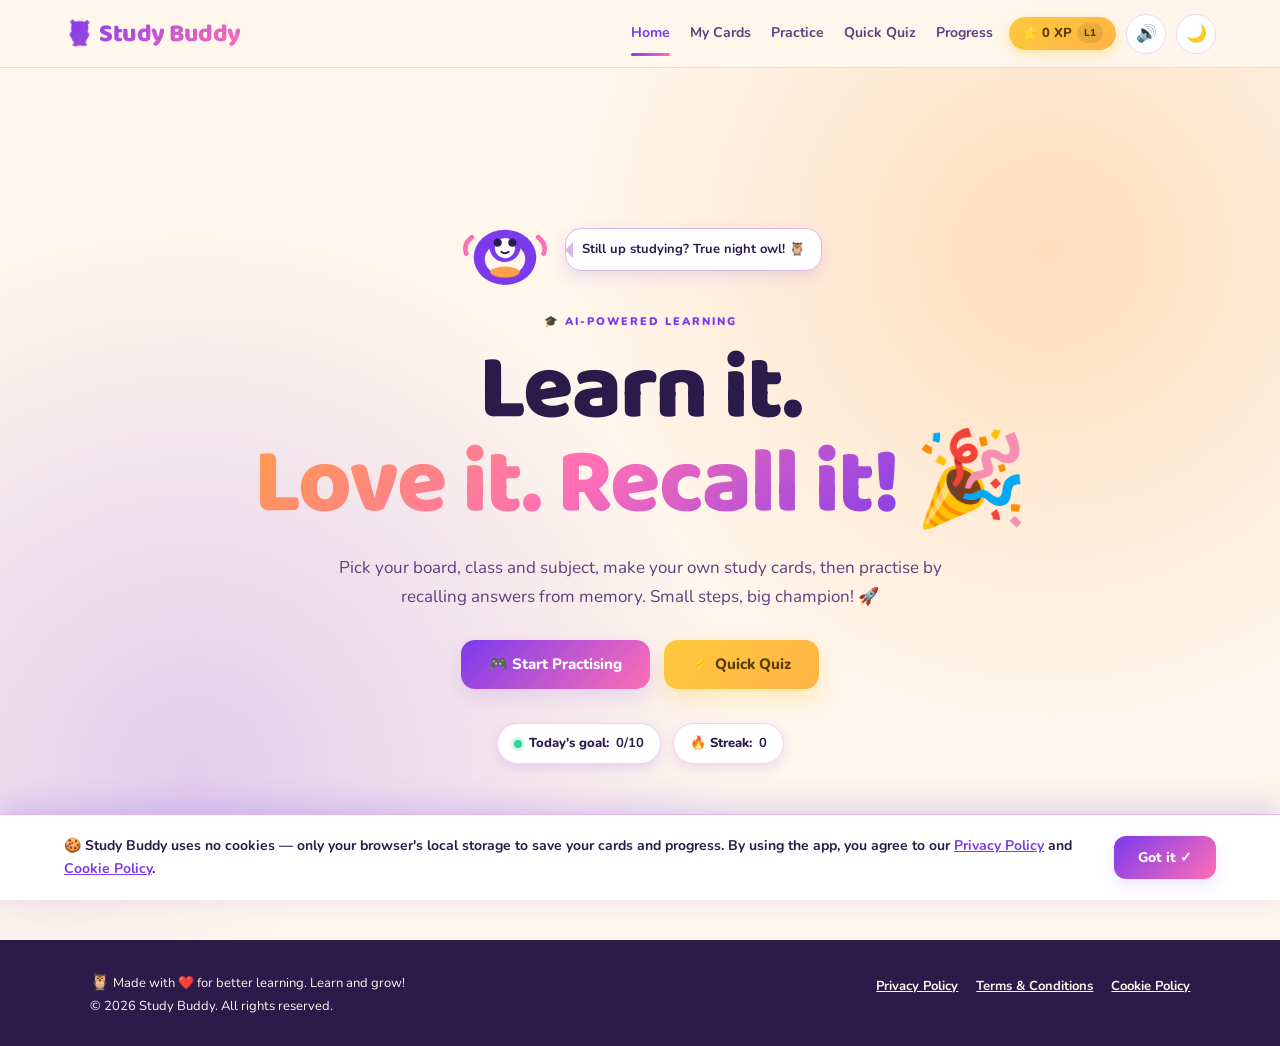
<file: index.html>
<!DOCTYPE html>
<html lang="en">

<head>
    <meta charset="UTF-8">
    <meta name="viewport" content="width=device-width, initial-scale=1.0">
    <meta name="description" content="Study Buddy — your fun AI learning buddy. Create study cards, practice active recall and grow your streak every day!">
    <title>Study Buddy — 🦉 Your Fun AI Study Buddy</title>
    <link rel="preconnect" href="https://fonts.googleapis.com">
    <link rel="preconnect" href="https://fonts.gstatic.com" crossorigin>
    <link href="https://fonts.googleapis.com/css2?family=Baloo+2:wght@500;700;800&family=Nunito:wght@400;600;700;800;900&display=swap" rel="stylesheet">
    <link rel="stylesheet" href="css/style.css">
</head>

<body onload="init()">

    <!-- Background blobs -->
    <div class="bg-blob blob-1"></div>
    <div class="bg-blob blob-2"></div>

    <!-- Toast notifications -->
    <div id="toastContainer"></div>

    <!-- Confetti canvas -->
    <canvas id="confetti"></canvas>

    <!-- Confirm modal -->
    <div id="modalOverlay" class="hidden">
        <div class="modal-card" role="dialog" aria-modal="true">
            <span class="modal-emoji">🦉</span>
            <h3 id="modalTitle">Are you sure?</h3>
            <p id="modalText"></p>
            <div class="modal-actions">
                <button class="secondary-btn" onclick="closeModal()">Cancel ❤️</button>
                <button class="primary-btn" id="modalConfirmBtn" onclick="confirmModalAction()">Yes, Delete</button>
            </div>
        </div>
    </div>

    <!-- Skip to content -->
    <a href="#mainContent" class="skip-link">Skip to main content</a>

    <!-- NAVBAR -->
    <header class="navbar">
        <div class="logo"><a href="index.html" style="text-decoration:none;color:inherit">🦉 Study Buddy</a></div>
        <nav>
            <div class="nav-links">
                <a class="nav-link" data-page="home" href="index.html">Home</a>
                <a class="nav-link" data-page="cards" href="cards.html">My Cards</a>
                <a class="nav-link" data-page="practice" href="practice.html">Practice</a>
                <a class="nav-link" data-page="quiz" href="quiz.html">Quick Quiz</a>
                <a class="nav-link" data-page="progress" href="progress.html">Progress</a>
            </div>
            <div class="nav-right">
                <span class="xp-pill" id="navXp">⭐ 0 XP</span>
                <button id="soundToggle" class="icon-btn" onclick="toggleSound()" aria-label="Toggle sound">🔇</button>
                <button id="themeToggle" class="icon-btn" onclick="toggleTheme()" aria-label="Toggle theme">🌙</button>
            </div>
        </nav>
    </header>

    <main id="mainContent">

        <!-- HERO -->
        <section id="home" class="hero">
            <div class="hero-content">
                <div class="mascot-wrap">
                    <div class="mascot" id="mascot">
                        <svg class="mascot-svg" id="mascotSvg" viewBox="0 0 100 100" aria-hidden="true">
                            <g class="mascot-body">
                                <ellipse cx="50" cy="58" rx="34" ry="30" fill="#7C3AED"/>
                                <ellipse cx="50" cy="60" rx="22" ry="18" fill="#FFF6EC"/>
                                <circle cx="50" cy="46" r="17" fill="#7C3AED"/>
                                <circle cx="50" cy="48" r="11" fill="#fff"/>
                                <circle cx="42" cy="42" r="4.5" fill="#2A1B4A"/>
                                <circle cx="58" cy="42" r="4.5" fill="#2A1B4A"/>
                                <path d="M46 52 Q50 55 54 52" stroke="#2A1B4A" stroke-width="2" fill="none" stroke-linecap="round"/>
                                <path d="M14 36 Q4 44 8 54" stroke="#FF6FB5" stroke-width="5" fill="none" stroke-linecap="round"/>
                                <path d="M86 36 Q96 44 92 54" stroke="#FF6FB5" stroke-width="5" fill="none" stroke-linecap="round"/>
                                <ellipse cx="50" cy="74" rx="16" ry="6" fill="#FF9F45"/>
                            </g>
                        </svg>
                    </div>
                    <div class="speech-bubble" id="mascotBubble">Hello, Champion! 🌟 Ready to learn?</div>
                </div>

                <p class="eyebrow">🎓 AI-POWERED LEARNING</p>
                <h1>Learn it.<br><span class="grad">Love it. Recall it!</span> 🎉</h1>
                <p class="hero-text">
                    Pick your board, class and subject, make your own study cards,
                    then practise by recalling answers from memory. Small steps,
                    big champion! 🚀
                </p>

                <div class="hero-actions">
                    <a href="practice.html" class="primary-btn">🎮 Start Practising</a>
                    <a href="quiz.html" class="primary-btn gold">⚡ Quick Quiz</a>
                </div>

                <div class="hero-strip">
                    <span class="hero-chip"><span class="dot"></span>Today's goal: <strong id="heroGoalCount">0/10</strong></span>
                    <span class="hero-chip">🔥 Streak: <strong id="heroStreakCount">0</strong></span>
                </div>
            </div>
        </section>

    </main>

    <footer>
        <div>
            <p><span class="foot-emoji">🦉</span> Made with ❤️ for better learning. Learn and grow!</p>
            <p>© 2026 Study Buddy. All rights reserved.</p>
        </div>
        <div class="footer-links">
            <a href="privacy.html">Privacy Policy</a>
            <a href="terms.html">Terms &amp; Conditions</a>
            <a href="cookies.html">Cookie Policy</a>
        </div>
    </footer>

    <!-- Cookie consent banner -->
    <div id="cookieBanner" class="hidden">
        <div class="cookie-text">
            🍪 Study Buddy uses <strong>no cookies</strong> — only your browser's local storage to save your cards and progress. By using the app, you agree to our
            <a href="privacy.html">Privacy Policy</a> and <a href="cookies.html">Cookie Policy</a>.
        </div>
        <button id="cookieAccept">Got it ✓</button>
    </div>

    <!-- Mobile bottom nav -->
    <nav id="bottomNav">
        <a href="index.html" class="active" data-nav="home"><span class="nav-emoji">🏠</span>Home</a>
        <a href="cards.html" data-nav="cards"><span class="nav-emoji">🎴</span>Cards</a>
        <a href="practice.html" data-nav="practice"><span class="nav-emoji">🎯</span>Practice</a>
        <a href="quiz.html" data-nav="quiz"><span class="nav-emoji">⚡</span>Quiz</a>
        <a href="progress.html" data-nav="progress"><span class="nav-emoji">📈</span>Progress</a>
    </nav>

    <script src="js/core.js"></script>
    <script src="js/voice.js"></script>
    <script src="js/home.js"></script>
    <script src="js/cookies.js"></script>
</body>

</html>
</file>
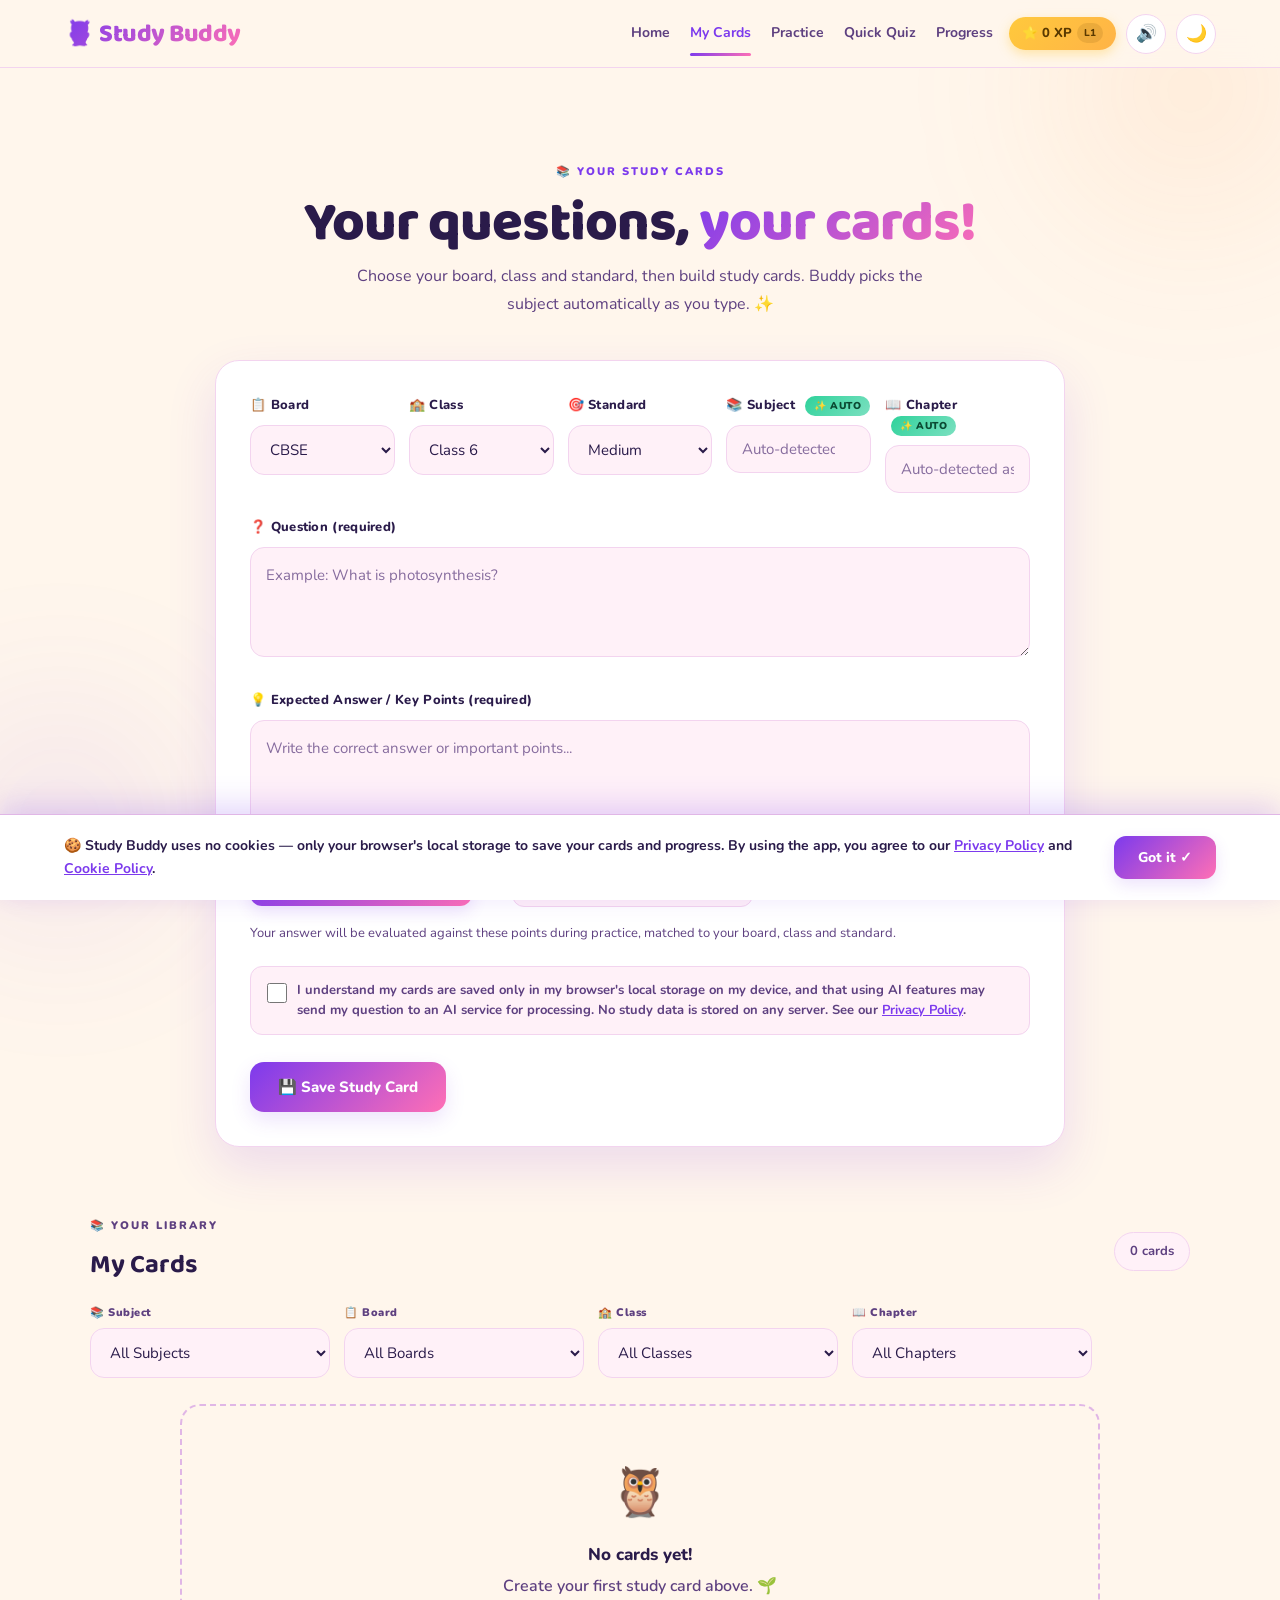
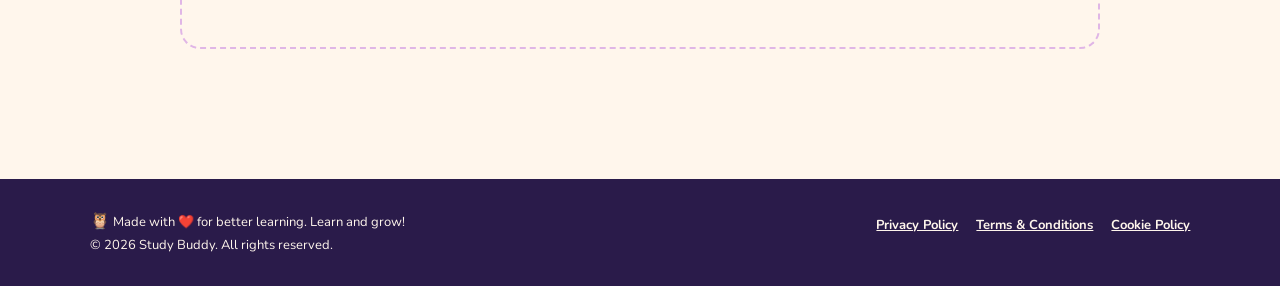
<file: cards.html>
<!DOCTYPE html>
<html lang="en">

<head>
    <meta charset="UTF-8">
    <meta name="viewport" content="width=device-width, initial-scale=1.0">
    <meta name="description" content="Create your study cards — Buddy auto-detects the subject for you.">
    <title>My Cards — Study Buddy 🎴</title>
    <link rel="preconnect" href="https://fonts.googleapis.com">
    <link rel="preconnect" href="https://fonts.gstatic.com" crossorigin>
    <link href="https://fonts.googleapis.com/css2?family=Baloo+2:wght@500;700;800&family=Nunito:wght@400;600;700;800;900&display=swap" rel="stylesheet">
    <link rel="stylesheet" href="css/style.css">
</head>

<body onload="init()">

    <!-- Background blobs -->
    <div class="bg-blob blob-1"></div>
    <div class="bg-blob blob-2"></div>

    <div id="toastContainer"></div>
    <canvas id="confetti"></canvas>

    <div id="modalOverlay" class="hidden">
        <div class="modal-card" role="dialog" aria-modal="true">
            <span class="modal-emoji">🦉</span>
            <h3 id="modalTitle">Are you sure?</h3>
            <p id="modalText"></p>
            <div class="modal-actions">
                <button class="secondary-btn" onclick="closeModal()">Cancel ❤️</button>
                <button class="primary-btn" id="modalConfirmBtn" onclick="confirmModalAction()">Yes, Delete</button>
            </div>
        </div>
    </div>

    <!-- Skip to content -->
    <a href="#mainContent" class="skip-link">Skip to main content</a>

    <!-- NAVBAR -->
    <header class="navbar">
        <div class="logo"><a href="index.html" style="text-decoration:none;color:inherit">🦉 Study Buddy</a></div>
        <nav>
            <div class="nav-links">
                <a class="nav-link" data-page="home" href="index.html">Home</a>
                <a class="nav-link" data-page="cards" href="cards.html">My Cards</a>
                <a class="nav-link" data-page="practice" href="practice.html">Practice</a>
                <a class="nav-link" data-page="quiz" href="quiz.html">Quick Quiz</a>
                <a class="nav-link" data-page="progress" href="progress.html">Progress</a>
            </div>
            <div class="nav-right">
                <span class="xp-pill" id="navXp">⭐ 0 XP</span>
                <button id="soundToggle" class="icon-btn" onclick="toggleSound()" aria-label="Toggle sound">🔇</button>
                <button id="themeToggle" class="icon-btn" onclick="toggleTheme()" aria-label="Toggle theme">🌙</button>
            </div>
        </nav>
    </header>

    <main id="mainContent">

        <!-- CREATE + MY CARDS -->
        <section id="cards" class="cards-section">

            <div class="section-heading reveal">
                <p class="eyebrow">📚 YOUR STUDY CARDS</p>
                <h2>Your questions, <span class="grad">your cards!</span></h2>
                <p class="section-description">
                    Choose your board, class and standard, then build study cards.
                    Buddy picks the subject automatically as you type. ✨
                </p>
            </div>

            <!-- CREATE CARD -->
            <div class="create-card reveal">

                <div class="form-row">
                    <div class="form-group">
                        <label for="cardBoard">📋 Board</label>
                        <select id="cardBoard">
                            <option value="CBSE">CBSE</option>
                            <option value="ICSE">ICSE</option>
                        </select>
                    </div>

                    <div class="form-group">
                        <label for="cardClass">🏫 Class</label>
                        <select id="cardClass">
                            <option value="6">Class 6</option>
                            <option value="7">Class 7</option>
                            <option value="8">Class 8</option>
                            <option value="9">Class 9</option>
                            <option value="10">Class 10</option>
                            <option value="11">Class 11</option>
                            <option value="12">Class 12</option>
                        </select>
                    </div>

                    <div class="form-group">
                        <label for="cardStandard">🎯 Standard</label>
                        <select id="cardStandard">
                            <option value="Low">Low</option>
                            <option value="Medium" selected>Medium</option>
                            <option value="High">High</option>
                        </select>
                    </div>

                    <div class="form-group">
                        <label for="cardSubject">📚 Subject <span class="auto-tag">✨ auto</span></label>
                        <input type="text" id="cardSubject" list="subjectList" placeholder="Auto-detected as you type">
                        <datalist id="subjectList">
                            <option value="📐 Mathematics"></option>
                            <option value="🔬 Science"></option>
                            <option value="⚡ Physics"></option>
                            <option value="🧪 Chemistry"></option>
                            <option value="🧬 Biology"></option>
                            <option value="🏛️ History"></option>
                            <option value="🌍 Geography"></option>
                            <option value="🤝 Civics"></option>
                            <option value="💰 Economics"></option>
                            <option value="📖 English"></option>
                            <option value="🪔 Hindi"></option>
                            <option value="💻 Computer Science"></option>
                        </datalist>
                    </div>

                    <div class="form-group">
                        <label for="cardChapter">📖 Chapter <span class="auto-tag">✨ auto</span></label>
                        <input type="text" id="cardChapter" list="chapterList" placeholder="Auto-detected as you type" autocomplete="off">
                        <datalist id="chapterList"></datalist>
                    </div>
                </div>

                <div class="form-group">
                    <label for="cardQuestion">❓ Question <span aria-hidden="true">(required)</span></label>
                    <textarea id="cardQuestion" name="cardQuestion" placeholder="Example: What is photosynthesis?" required></textarea>
                </div>

                <div class="form-group">
                    <label for="cardAnswer">💡 Expected Answer / Key Points <span aria-hidden="true">(required)</span></label>
                    <textarea id="cardAnswer" name="cardAnswer" placeholder="Write the correct answer or important points..." required></textarea>
                </div>

                <div class="card-actions">
                    <button class="secondary-btn" id="generateAnswerBtn" onclick="generateAnswer()">
                        ✨ Generate Answer with AI
                    </button>
                    <span class="or-text">or</span>
                    <button class="secondary-btn manual" onclick="writeAnswerManually()">
                        ✍️ I'll Write the Answer Myself
                    </button>
                </div>

                <p class="helper-text">
                    Your answer will be evaluated against these points during practice,
                    matched to your board, class and standard.
                </p>

                <div class="consent-row" id="consentRow">
                    <input type="checkbox" id="formConsent" required>
                    <label for="formConsent">
                        I understand my cards are saved only in my browser's local storage on my device,
                        and that using AI features may send my question to an AI service for processing.
                        No study data is stored on any server. See our
                        <a href="privacy.html">Privacy Policy</a>.
                    </label>
                </div>

                <button class="primary-btn save-card-btn" onclick="saveCard()">💾 Save Study Card</button>
            </div>

            <!-- MY CARDS -->
            <div class="saved-cards-container reveal">

                <div class="saved-cards-header">
                    <div>
                        <p class="question-label">📚 YOUR LIBRARY</p>
                        <h3>My Cards</h3>
                    </div>
                    <span id="cardCount">0 cards</span>
                </div>

                <div class="filter-bar">
                    <div class="filter-group">
                        <label for="filterSubject">📚 Subject</label>
                        <select id="filterSubject">
                            <option value="">All Subjects</option>
                        </select>
                    </div>
                    <div class="filter-group">
                        <label for="filterBoard">📋 Board</label>
                        <select id="filterBoard">
                            <option value="">All Boards</option>
                            <option value="CBSE">CBSE</option>
                            <option value="ICSE">ICSE</option>
                        </select>
                    </div>
                    <div class="filter-group">
                        <label for="filterClass">🏫 Class</label>
                        <select id="filterClass">
                            <option value="">All Classes</option>
                            <option value="6">Class 6</option>
                            <option value="7">Class 7</option>
                            <option value="8">Class 8</option>
                            <option value="9">Class 9</option>
                            <option value="10">Class 10</option>
                            <option value="11">Class 11</option>
                            <option value="12">Class 12</option>
                        </select>
                    </div>
                    <div class="filter-group">
                        <label for="filterChapter">📖 Chapter</label>
                        <select id="filterChapter">
                            <option value="">All Chapters</option>
                        </select>
                    </div>
                </div>

                <div id="cardsList">
                    <div class="empty-state">
                        <span class="big-emoji">🦉</span>
                        <span class="empty-title">No cards yet!</span>
                        <span>Create your first study card above. 🌱</span>
                    </div>
                </div>
            </div>
        </section>

    </main>

    <footer>
        <div>
            <p><span class="foot-emoji">🦉</span> Made with ❤️ for better learning. Learn and grow!</p>
            <p>© 2026 Study Buddy. All rights reserved.</p>
        </div>
        <div class="footer-links">
            <a href="privacy.html">Privacy Policy</a>
            <a href="terms.html">Terms &amp; Conditions</a>
            <a href="cookies.html">Cookie Policy</a>
        </div>
    </footer>

    <!-- Cookie consent banner -->
    <div id="cookieBanner" class="hidden">
        <div class="cookie-text">
            🍪 Study Buddy uses <strong>no cookies</strong> — only your browser's local storage to save your cards and progress. By using the app, you agree to our
            <a href="privacy.html">Privacy Policy</a> and <a href="cookies.html">Cookie Policy</a>.
        </div>
        <button id="cookieAccept">Got it ✓</button>
    </div>

    <nav id="bottomNav">
        <a href="index.html" data-nav="home"><span class="nav-emoji">🏠</span>Home</a>
        <a href="cards.html" class="active" data-nav="cards"><span class="nav-emoji">🎴</span>Cards</a>
        <a href="practice.html" data-nav="practice"><span class="nav-emoji">🎯</span>Practice</a>
        <a href="quiz.html" data-nav="quiz"><span class="nav-emoji">⚡</span>Quiz</a>
        <a href="progress.html" data-nav="progress"><span class="nav-emoji">📈</span>Progress</a>
    </nav>

    <script src="js/core.js"></script>
    <script src="js/cards.js"></script>
    <script src="js/cookies.js"></script>
</body>

</html>
</file>
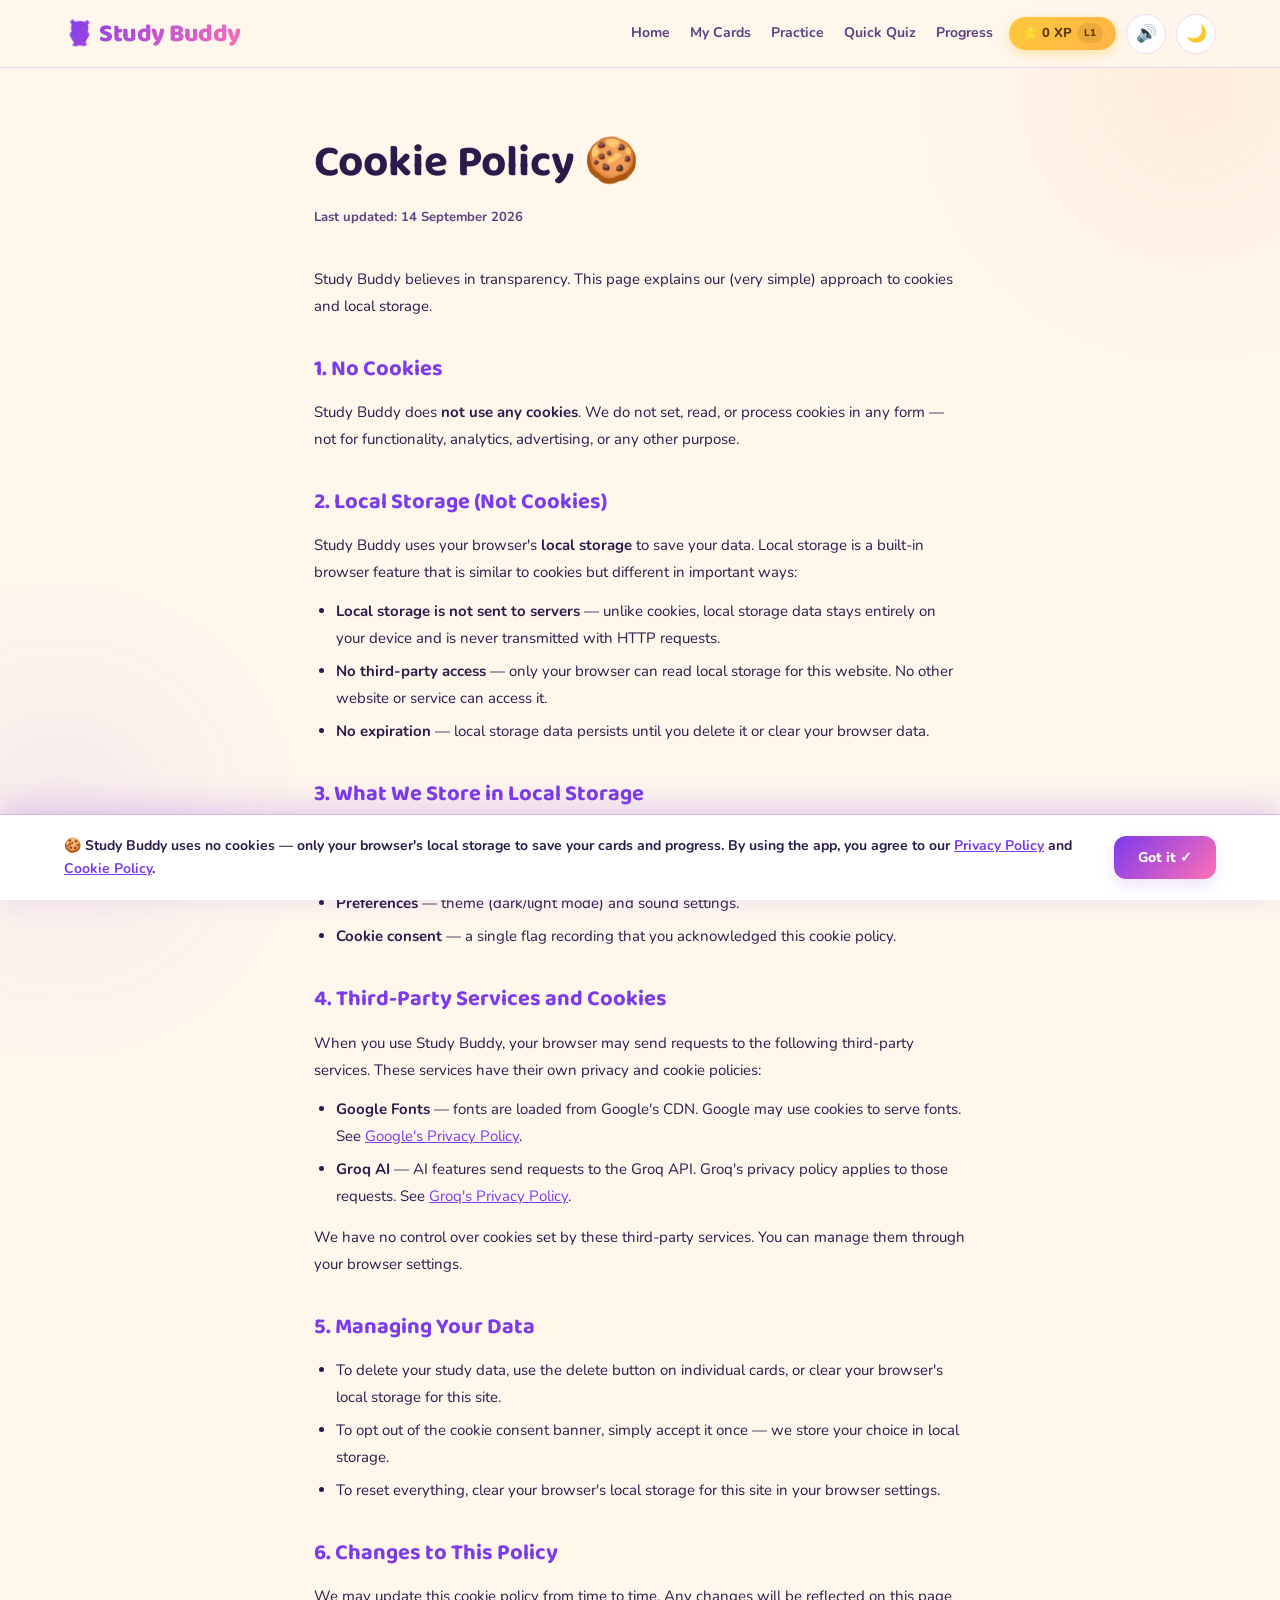
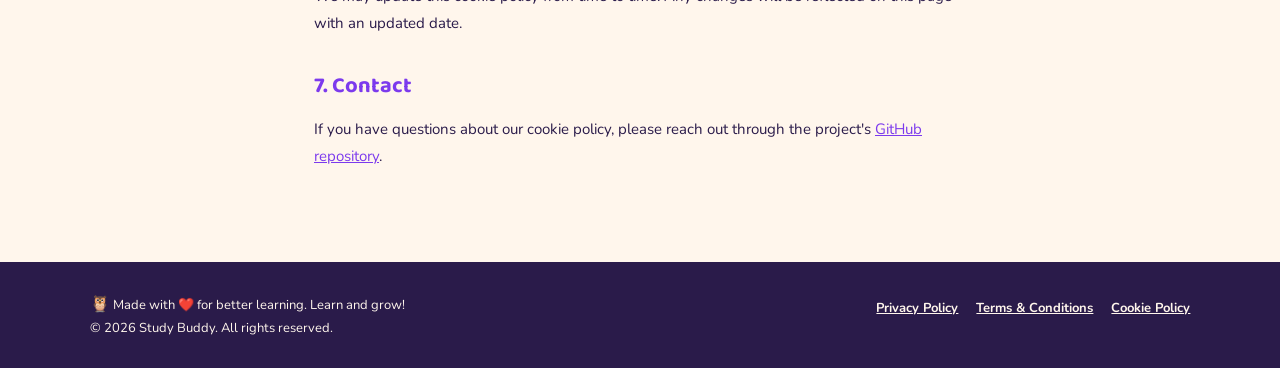
<file: cookies.html>
<!DOCTYPE html>
<html lang="en">

<head>
    <meta charset="UTF-8">
    <meta name="viewport" content="width=device-width, initial-scale=1.0">
    <meta name="description" content="Study Buddy Cookie Policy — we use no cookies.">
    <title>Cookie Policy — Study Buddy</title>
    <link rel="preconnect" href="https://fonts.googleapis.com">
    <link rel="preconnect" href="https://fonts.gstatic.com" crossorigin>
    <link href="https://fonts.googleapis.com/css2?family=Baloo+2:wght@500;700;800&family=Nunito:wght@400;600;700;800;900&display=swap" rel="stylesheet">
    <link rel="stylesheet" href="css/style.css">
    <style>
        .legal-page {
            max-width: 780px;
            margin: 0 auto;
            padding: 60px 5% 40px;
        }
        .legal-page h1 {
            font-size: clamp(30px, 5vw, 44px);
            margin-bottom: 8px;
        }
        .legal-page .legal-updated {
            color: var(--text-muted);
            font-size: 13px;
            font-weight: 700;
            margin-bottom: 36px;
        }
        .legal-page h2 {
            font-size: 22px;
            margin: 32px 0 12px;
            color: var(--primary);
        }
        .legal-page p,
        .legal-page li {
            color: var(--text);
            font-size: 15px;
            line-height: 1.8;
            margin-bottom: 12px;
        }
        .legal-page ul {
            padding-left: 22px;
            margin-bottom: 14px;
        }
        .legal-page li {
            margin-bottom: 6px;
        }
        .legal-page a {
            color: var(--primary);
            text-decoration: underline;
        }
        .legal-page a:hover {
            color: var(--primary-strong);
        }
    </style>
</head>

<body onload="init()">

    <div class="bg-blob blob-1"></div>
    <div class="bg-blob blob-2"></div>
    <div id="toastContainer"></div>
    <canvas id="confetti"></canvas>

    <div id="modalOverlay" class="hidden">
        <div class="modal-card" role="dialog" aria-modal="true">
            <span class="modal-emoji">🦉</span>
            <h3 id="modalTitle">Are you sure?</h3>
            <p id="modalText"></p>
            <div class="modal-actions">
                <button class="secondary-btn" onclick="closeModal()">Cancel ❤️</button>
                <button class="primary-btn" id="modalConfirmBtn" onclick="confirmModalAction()">Yes, Delete</button>
            </div>
        </div>
    </div>

    <!-- Skip to content -->
    <a href="#mainContent" class="skip-link">Skip to main content</a>

    <header class="navbar">
        <div class="logo"><a href="index.html" style="text-decoration:none;color:inherit">🦉 Study Buddy</a></div>
        <nav>
            <div class="nav-links">
                <a class="nav-link" data-page="home" href="index.html">Home</a>
                <a class="nav-link" data-page="cards" href="cards.html">My Cards</a>
                <a class="nav-link" data-page="practice" href="practice.html">Practice</a>
                <a class="nav-link" data-page="quiz" href="quiz.html">Quick Quiz</a>
                <a class="nav-link" data-page="progress" href="progress.html">Progress</a>
            </div>
            <div class="nav-right">
                <span class="xp-pill" id="navXp">⭐ 0 XP</span>
                <button id="soundToggle" class="icon-btn" onclick="toggleSound()" aria-label="Toggle sound">🔇</button>
                <button id="themeToggle" class="icon-btn" onclick="toggleTheme()" aria-label="Toggle theme">🌙</button>
            </div>
        </nav>
    </header>

    <main id="mainContent">
        <div class="legal-page">
            <h1>Cookie Policy 🍪</h1>
            <p class="legal-updated">Last updated: 14 September 2026</p>

            <p>Study Buddy believes in transparency. This page explains our (very simple) approach to cookies and local storage.</p>

            <h2>1. No Cookies</h2>
            <p>Study Buddy does <strong>not use any cookies</strong>. We do not set, read, or process cookies in any form — not for functionality, analytics, advertising, or any other purpose.</p>

            <h2>2. Local Storage (Not Cookies)</h2>
            <p>Study Buddy uses your browser's <strong>local storage</strong> to save your data. Local storage is a built-in browser feature that is similar to cookies but different in important ways:</p>
            <ul>
                <li><strong>Local storage is not sent to servers</strong> — unlike cookies, local storage data stays entirely on your device and is never transmitted with HTTP requests.</li>
                <li><strong>No third-party access</strong> — only your browser can read local storage for this website. No other website or service can access it.</li>
                <li><strong>No expiration</strong> — local storage data persists until you delete it or clear your browser data.</li>
            </ul>

            <h2>3. What We Store in Local Storage</h2>
            <ul>
                <li><strong>Study cards</strong> — your questions, answers, subjects, and metadata.</li>
                <li><strong>Progress data</strong> — XP, level, streaks, badges, daily goals, and quiz scores.</li>
                <li><strong>Preferences</strong> — theme (dark/light mode) and sound settings.</li>
                <li><strong>Cookie consent</strong> — a single flag recording that you acknowledged this cookie policy.</li>
            </ul>

            <h2>4. Third-Party Services and Cookies</h2>
            <p>When you use Study Buddy, your browser may send requests to the following third-party services. These services have their own privacy and cookie policies:</p>
            <ul>
                <li><strong>Google Fonts</strong> — fonts are loaded from Google's CDN. Google may use cookies to serve fonts. See <a href="https://policies.google.com/privacy" target="_blank" rel="noopener noreferrer">Google's Privacy Policy</a>.</li>
                <li><strong>Groq AI</strong> — AI features send requests to the Groq API. Groq's privacy policy applies to those requests. See <a href="https://groq.com/privacy/" target="_blank" rel="noopener noreferrer">Groq's Privacy Policy</a>.</li>
            </ul>
            <p>We have no control over cookies set by these third-party services. You can manage them through your browser settings.</p>

            <h2>5. Managing Your Data</h2>
            <ul>
                <li>To delete your study data, use the delete button on individual cards, or clear your browser's local storage for this site.</li>
                <li>To opt out of the cookie consent banner, simply accept it once — we store your choice in local storage.</li>
                <li>To reset everything, clear your browser's local storage for this site in your browser settings.</li>
            </ul>

            <h2>6. Changes to This Policy</h2>
            <p>We may update this cookie policy from time to time. Any changes will be reflected on this page with an updated date.</p>

            <h2>7. Contact</h2>
            <p>If you have questions about our cookie policy, please reach out through the project's <a href="https://github.com/esfyt/studybuddy" target="_blank" rel="noopener noreferrer">GitHub repository</a>.</p>
        </div>
    </main>

    <footer>
        <div>
            <p><span class="foot-emoji">🦉</span> Made with ❤️ for better learning. Learn and grow!</p>
            <p>© 2026 Study Buddy. All rights reserved.</p>
        </div>
        <div class="footer-links">
            <a href="privacy.html">Privacy Policy</a>
            <a href="terms.html">Terms &amp; Conditions</a>
            <a href="cookies.html" aria-current="page">Cookie Policy</a>
        </div>
    </footer>

    <!-- Cookie consent banner -->
    <div id="cookieBanner" class="hidden">
        <div class="cookie-text">
            🍪 Study Buddy uses <strong>no cookies</strong> — only your browser's local storage to save your cards and progress. By using the app, you agree to our
            <a href="privacy.html">Privacy Policy</a> and <a href="cookies.html">Cookie Policy</a>.
        </div>
        <button id="cookieAccept">Got it ✓</button>
    </div>

    <nav id="bottomNav">
        <a href="index.html" data-nav="home"><span class="nav-emoji">🏠</span>Home</a>
        <a href="cards.html" data-nav="cards"><span class="nav-emoji">🎴</span>Cards</a>
        <a href="practice.html" data-nav="practice"><span class="nav-emoji">🎯</span>Practice</a>
        <a href="quiz.html" data-nav="quiz"><span class="nav-emoji">⚡</span>Quiz</a>
        <a href="progress.html" data-nav="progress"><span class="nav-emoji">📈</span>Progress</a>
    </nav>

    <script src="js/core.js"></script>
    <script src="js/cookies.js"></script>
    <script>
        window.init = function () {
            loadTheme();
            initSoundButton();
            updateNavPill();
        };
    </script>
</body>

</html>
</file>
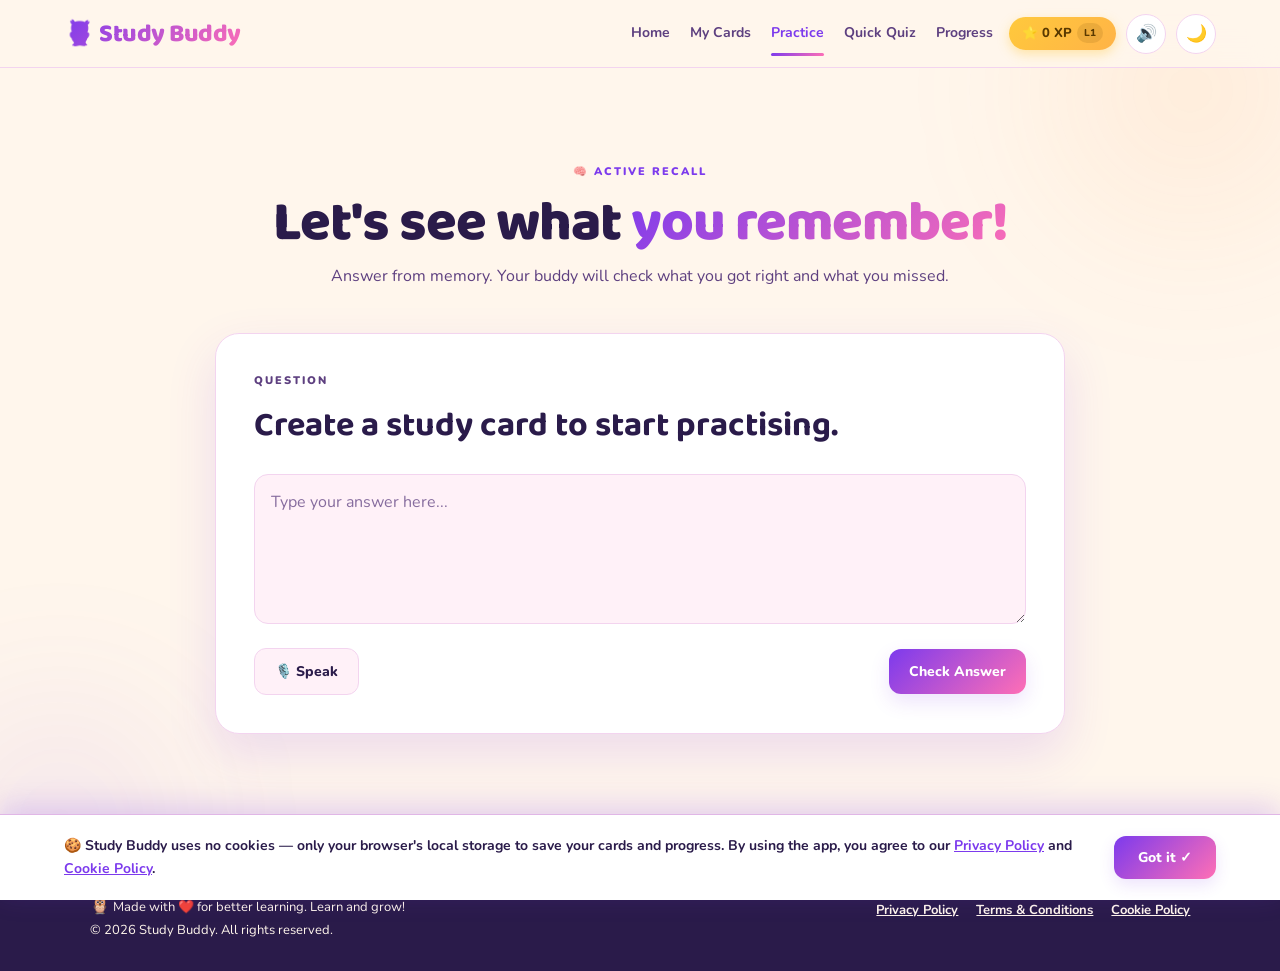
<file: practice.html>
<!DOCTYPE html>
<html lang="en">

<head>
    <meta charset="UTF-8">
    <meta name="viewport" content="width=device-width, initial-scale=1.0">
    <meta name="description" content="Practice active recall — answer from memory and let Buddy check you.">
    <title>Practice — Study Buddy 🎯</title>
    <link rel="preconnect" href="https://fonts.googleapis.com">
    <link rel="preconnect" href="https://fonts.gstatic.com" crossorigin>
    <link href="https://fonts.googleapis.com/css2?family=Baloo+2:wght@500;700;800&family=Nunito:wght@400;600;700;800;900&display=swap" rel="stylesheet">
    <link rel="stylesheet" href="css/style.css">
</head>

<body onload="init()">

    <div class="bg-blob blob-1"></div>
    <div class="bg-blob blob-2"></div>

    <div id="toastContainer"></div>
    <canvas id="confetti"></canvas>

    <div id="modalOverlay" class="hidden">
        <div class="modal-card" role="dialog" aria-modal="true">
            <span class="modal-emoji">🦉</span>
            <h3 id="modalTitle">Are you sure?</h3>
            <p id="modalText"></p>
            <div class="modal-actions">
                <button class="secondary-btn" onclick="closeModal()">Cancel ❤️</button>
                <button class="primary-btn" id="modalConfirmBtn" onclick="confirmModalAction()">Yes, Delete</button>
            </div>
        </div>
    </div>

    <!-- Skip to content -->
    <a href="#mainContent" class="skip-link">Skip to main content</a>

    <header class="navbar">
        <div class="logo"><a href="index.html" style="text-decoration:none;color:inherit">🦉 Study Buddy</a></div>
        <nav>
            <div class="nav-links">
                <a class="nav-link" data-page="home" href="index.html">Home</a>
                <a class="nav-link" data-page="cards" href="cards.html">My Cards</a>
                <a class="nav-link" data-page="practice" href="practice.html">Practice</a>
                <a class="nav-link" data-page="quiz" href="quiz.html">Quick Quiz</a>
                <a class="nav-link" data-page="progress" href="progress.html">Progress</a>
            </div>
            <div class="nav-right">
                <span class="xp-pill" id="navXp">⭐ 0 XP</span>
                <button id="soundToggle" class="icon-btn" onclick="toggleSound()" aria-label="Toggle sound">🔇</button>
                <button id="themeToggle" class="icon-btn" onclick="toggleTheme()" aria-label="Toggle theme">🌙</button>
            </div>
        </nav>
    </header>

    <main id="mainContent">

        <!-- PRACTICE -->
        <section id="practice" class="practice-section">

            <div class="section-heading reveal">
                <p class="eyebrow">🧠 ACTIVE RECALL</p>
                <h2>Let's see what <span class="grad">you remember!</span></h2>
                <p class="section-description">
                    Answer from memory. Your buddy will check what you got right and what you missed.
                </p>
            </div>

            <div class="question-card reveal">
                <p class="question-label">QUESTION</p>
                <div class="chip-row" id="practiceChips"></div>
                <h3 id="question">Create a study card to start practising.</h3>

                <div class="answer-area">
                    <textarea id="answerInput" placeholder="Type your answer here..."></textarea>
                    <div class="answer-actions">
                        <button class="voice-btn" id="voiceBtn" onclick="startVoice('answerInput', 'voiceBtn')">🎙️ Speak</button>
                        <button class="check-btn" onclick="checkAnswer()">Check Answer</button>
                    </div>
                </div>
            </div>

            <!-- RESULT -->
            <div id="result" class="result-card hidden">
                <div class="score-wrap">
                    <div class="score-ring" id="scoreRing">
                        <svg viewBox="0 0 96 96">
                            <circle class="ring-track" cx="48" cy="48" r="40"></circle>
                            <circle class="ring-fill" id="ringFill" cx="48" cy="48" r="40"></circle>
                            <text class="ring-num" id="score" x="48" y="53" text-anchor="middle" dominant-baseline="middle">0</text>
                            <text class="ring-pct" x="48" y="72" text-anchor="middle" dominant-baseline="middle">% score</text>
                        </svg>
                    </div>
                    <div class="result-header">
                        <h3 id="resultStatus">Result</h3>
                        <p id="feedback">Your evaluation will appear here.</p>
                        <span class="xp-line" id="xpGained">⭐ +0 XP</span>
                    </div>
                </div>

                <div class="feedback-grid">
                    <div class="feedback-box good">
                        <h4>✓ Correct Points</h4>
                        <ul id="correctPoints"></ul>
                    </div>
                    <div class="feedback-box missed">
                        <h4>! Missed Points</h4>
                        <ul id="missedPoints"></ul>
                    </div>
                </div>

                <div class="memory-box">
                    <p class="memory-label">🧠 MEMORY TRICK</p>
                    <p id="memoryTrick">Your memory trick will appear here.</p>
                </div>

                <div class="badge-row" id="newBadges"></div>

                <button class="primary-btn" onclick="nextQuestion()">Next Question →</button>
            </div>
        </section>

    </main>

    <footer>
        <div>
            <p><span class="foot-emoji">🦉</span> Made with ❤️ for better learning. Learn and grow!</p>
            <p>© 2026 Study Buddy. All rights reserved.</p>
        </div>
        <div class="footer-links">
            <a href="privacy.html">Privacy Policy</a>
            <a href="terms.html">Terms &amp; Conditions</a>
            <a href="cookies.html">Cookie Policy</a>
        </div>
    </footer>

    <!-- Cookie consent banner -->
    <div id="cookieBanner" class="hidden">
        <div class="cookie-text">
            🍪 Study Buddy uses <strong>no cookies</strong> — only your browser's local storage to save your cards and progress. By using the app, you agree to our
            <a href="privacy.html">Privacy Policy</a> and <a href="cookies.html">Cookie Policy</a>.
        </div>
        <button id="cookieAccept">Got it ✓</button>
    </div>

    <nav id="bottomNav">
        <a href="index.html" data-nav="home"><span class="nav-emoji">🏠</span>Home</a>
        <a href="cards.html" data-nav="cards"><span class="nav-emoji">🎴</span>Cards</a>
        <a href="practice.html" class="active" data-nav="practice"><span class="nav-emoji">🎯</span>Practice</a>
        <a href="quiz.html" data-nav="quiz"><span class="nav-emoji">⚡</span>Quiz</a>
        <a href="progress.html" data-nav="progress"><span class="nav-emoji">📈</span>Progress</a>
    </nav>

    <script src="js/core.js"></script>
    <script src="js/voice.js"></script>
    <script src="js/practice.js"></script>
    <script src="js/cookies.js"></script>
</body>

</html>
</file>
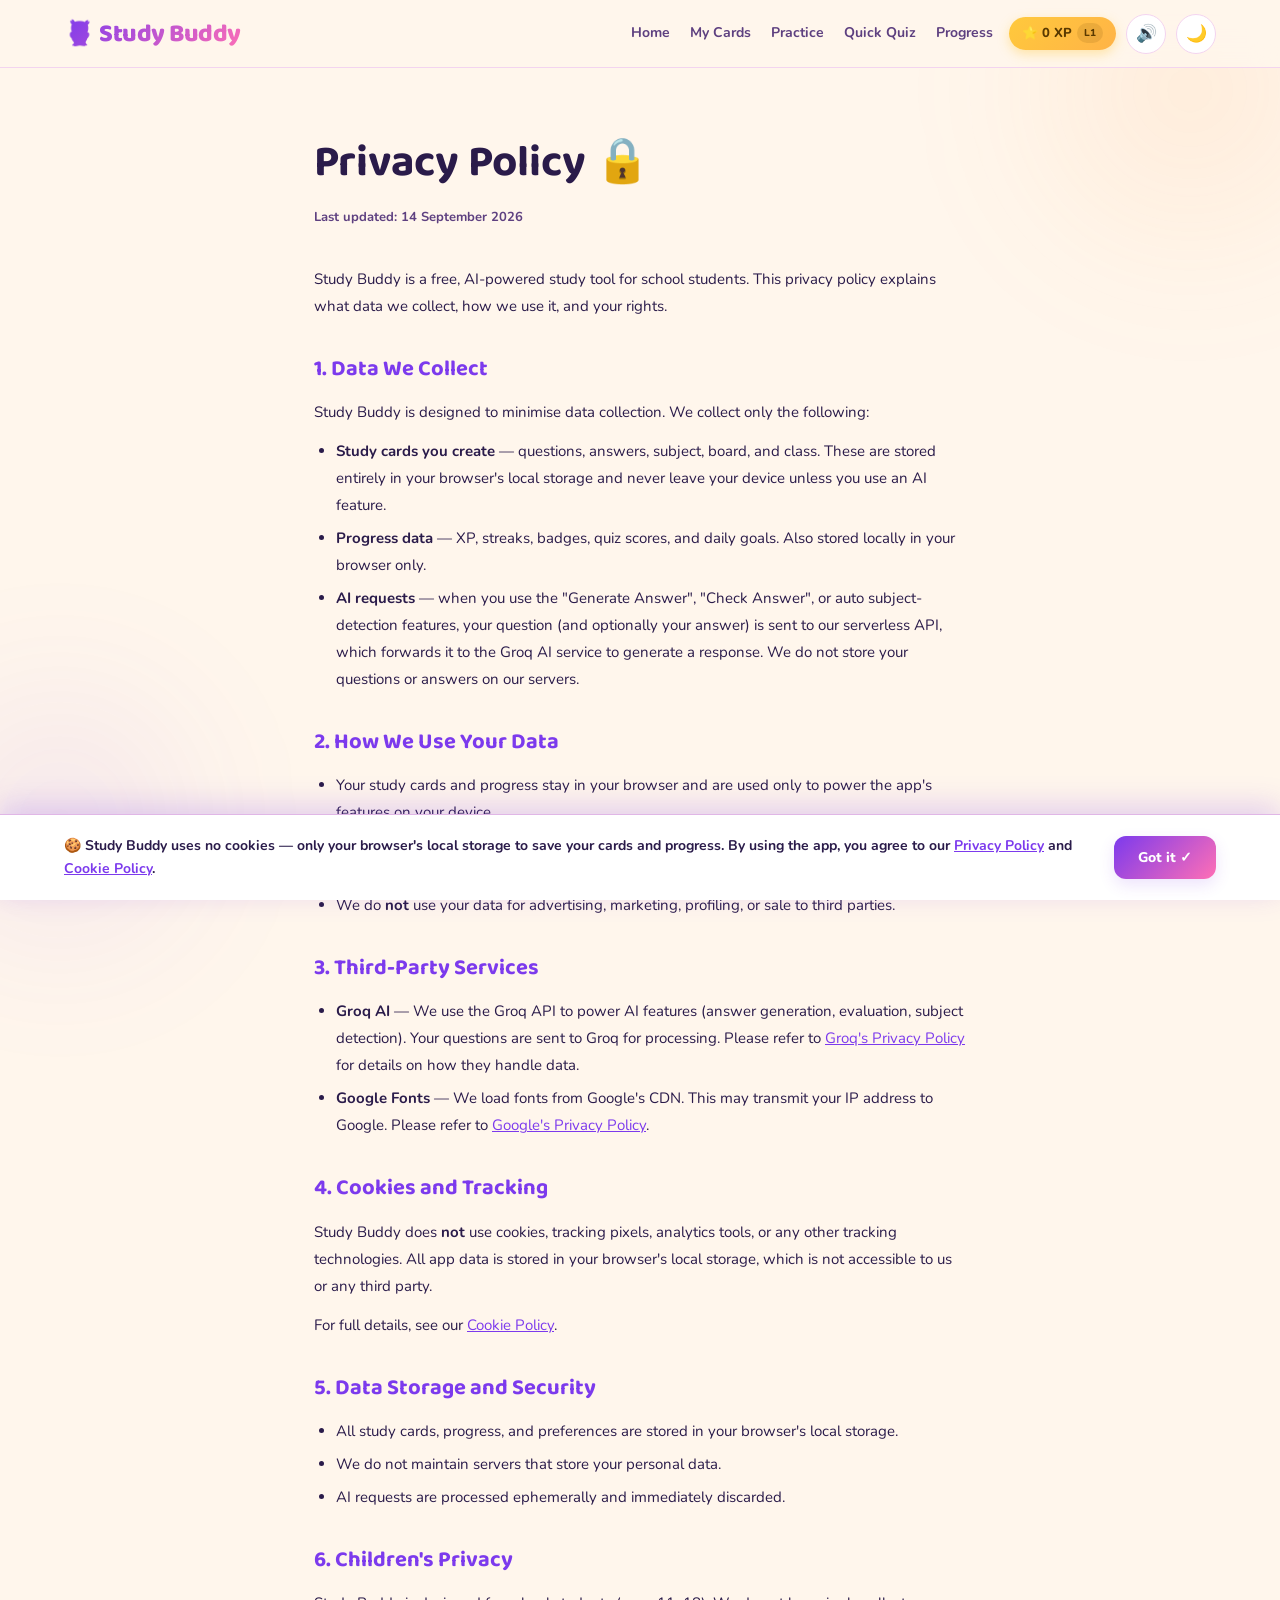
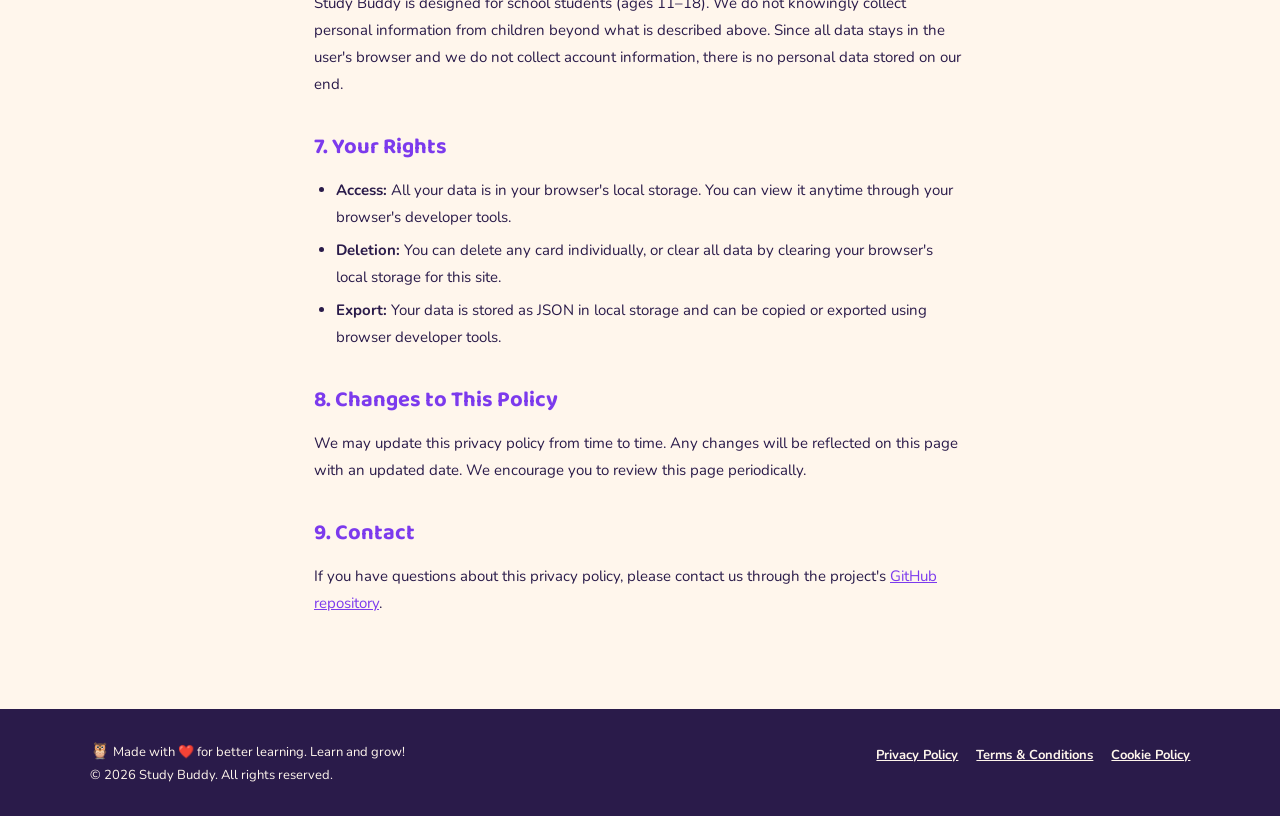
<file: privacy.html>
<!DOCTYPE html>
<html lang="en">

<head>
    <meta charset="UTF-8">
    <meta name="viewport" content="width=device-width, initial-scale=1.0">
    <meta name="description" content="Study Buddy Privacy Policy — how we handle your data.">
    <title>Privacy Policy — Study Buddy</title>
    <link rel="preconnect" href="https://fonts.googleapis.com">
    <link rel="preconnect" href="https://fonts.gstatic.com" crossorigin>
    <link href="https://fonts.googleapis.com/css2?family=Baloo+2:wght@500;700;800&family=Nunito:wght@400;600;700;800;900&display=swap" rel="stylesheet">
    <link rel="stylesheet" href="css/style.css">
    <style>
        .legal-page {
            max-width: 780px;
            margin: 0 auto;
            padding: 60px 5% 40px;
        }
        .legal-page h1 {
            font-size: clamp(30px, 5vw, 44px);
            margin-bottom: 8px;
        }
        .legal-page .legal-updated {
            color: var(--text-muted);
            font-size: 13px;
            font-weight: 700;
            margin-bottom: 36px;
        }
        .legal-page h2 {
            font-size: 22px;
            margin: 32px 0 12px;
            color: var(--primary);
        }
        .legal-page p,
        .legal-page li {
            color: var(--text);
            font-size: 15px;
            line-height: 1.8;
            margin-bottom: 12px;
        }
        .legal-page ul {
            padding-left: 22px;
            margin-bottom: 14px;
        }
        .legal-page li {
            margin-bottom: 6px;
        }
        .legal-page a {
            color: var(--primary);
            text-decoration: underline;
        }
        .legal-page a:hover {
            color: var(--primary-strong);
        }
    </style>
</head>

<body onload="init()">

    <div class="bg-blob blob-1"></div>
    <div class="bg-blob blob-2"></div>
    <div id="toastContainer"></div>
    <canvas id="confetti"></canvas>

    <div id="modalOverlay" class="hidden">
        <div class="modal-card" role="dialog" aria-modal="true">
            <span class="modal-emoji">🦉</span>
            <h3 id="modalTitle">Are you sure?</h3>
            <p id="modalText"></p>
            <div class="modal-actions">
                <button class="secondary-btn" onclick="closeModal()">Cancel ❤️</button>
                <button class="primary-btn" id="modalConfirmBtn" onclick="confirmModalAction()">Yes, Delete</button>
            </div>
        </div>
    </div>

    <!-- Skip to content -->
    <a href="#mainContent" class="skip-link">Skip to main content</a>

    <header class="navbar">
        <div class="logo"><a href="index.html" style="text-decoration:none;color:inherit">🦉 Study Buddy</a></div>
        <nav>
            <div class="nav-links">
                <a class="nav-link" data-page="home" href="index.html">Home</a>
                <a class="nav-link" data-page="cards" href="cards.html">My Cards</a>
                <a class="nav-link" data-page="practice" href="practice.html">Practice</a>
                <a class="nav-link" data-page="quiz" href="quiz.html">Quick Quiz</a>
                <a class="nav-link" data-page="progress" href="progress.html">Progress</a>
            </div>
            <div class="nav-right">
                <span class="xp-pill" id="navXp">⭐ 0 XP</span>
                <button id="soundToggle" class="icon-btn" onclick="toggleSound()" aria-label="Toggle sound">🔇</button>
                <button id="themeToggle" class="icon-btn" onclick="toggleTheme()" aria-label="Toggle theme">🌙</button>
            </div>
        </nav>
    </header>

    <main id="mainContent">
        <div class="legal-page">
            <h1>Privacy Policy 🔒</h1>
            <p class="legal-updated">Last updated: 14 September 2026</p>

            <p>Study Buddy is a free, AI-powered study tool for school students. This privacy policy explains what data we collect, how we use it, and your rights.</p>

            <h2>1. Data We Collect</h2>
            <p>Study Buddy is designed to minimise data collection. We collect only the following:</p>
            <ul>
                <li><strong>Study cards you create</strong> — questions, answers, subject, board, and class. These are stored entirely in your browser's local storage and never leave your device unless you use an AI feature.</li>
                <li><strong>Progress data</strong> — XP, streaks, badges, quiz scores, and daily goals. Also stored locally in your browser only.</li>
                <li><strong>AI requests</strong> — when you use the "Generate Answer", "Check Answer", or auto subject-detection features, your question (and optionally your answer) is sent to our serverless API, which forwards it to the Groq AI service to generate a response. We do not store your questions or answers on our servers.</li>
            </ul>

            <h2>2. How We Use Your Data</h2>
            <ul>
                <li>Your study cards and progress stay in your browser and are used only to power the app's features on your device.</li>
                <li>AI requests are processed in real time and are <strong>not stored or logged</strong> on our servers. They are used solely to generate your answer, evaluation, or subject classification.</li>
                <li>We do <strong>not</strong> use your data for advertising, marketing, profiling, or sale to third parties.</li>
            </ul>

            <h2>3. Third-Party Services</h2>
            <ul>
                <li><strong>Groq AI</strong> — We use the Groq API to power AI features (answer generation, evaluation, subject detection). Your questions are sent to Groq for processing. Please refer to <a href="https://groq.com/privacy/" target="_blank" rel="noopener noreferrer">Groq's Privacy Policy</a> for details on how they handle data.</li>
                <li><strong>Google Fonts</strong> — We load fonts from Google's CDN. This may transmit your IP address to Google. Please refer to <a href="https://policies.google.com/privacy" target="_blank" rel="noopener noreferrer">Google's Privacy Policy</a>.</li>
            </ul>

            <h2>4. Cookies and Tracking</h2>
            <p>Study Buddy does <strong>not</strong> use cookies, tracking pixels, analytics tools, or any other tracking technologies. All app data is stored in your browser's local storage, which is not accessible to us or any third party.</p>
            <p>For full details, see our <a href="cookies.html">Cookie Policy</a>.</p>

            <h2>5. Data Storage and Security</h2>
            <ul>
                <li>All study cards, progress, and preferences are stored in your browser's local storage.</li>
                <li>We do not maintain servers that store your personal data.</li>
                <li>AI requests are processed ephemerally and immediately discarded.</li>
            </ul>

            <h2>6. Children's Privacy</h2>
            <p>Study Buddy is designed for school students (ages 11–18). We do not knowingly collect personal information from children beyond what is described above. Since all data stays in the user's browser and we do not collect account information, there is no personal data stored on our end.</p>

            <h2>7. Your Rights</h2>
            <ul>
                <li><strong>Access:</strong> All your data is in your browser's local storage. You can view it anytime through your browser's developer tools.</li>
                <li><strong>Deletion:</strong> You can delete any card individually, or clear all data by clearing your browser's local storage for this site.</li>
                <li><strong>Export:</strong> Your data is stored as JSON in local storage and can be copied or exported using browser developer tools.</li>
            </ul>

            <h2>8. Changes to This Policy</h2>
            <p>We may update this privacy policy from time to time. Any changes will be reflected on this page with an updated date. We encourage you to review this page periodically.</p>

            <h2>9. Contact</h2>
            <p>If you have questions about this privacy policy, please contact us through the project's <a href="https://github.com/esfyt/studybuddy" target="_blank" rel="noopener noreferrer">GitHub repository</a>.</p>
        </div>
    </main>

    <footer>
        <div>
            <p><span class="foot-emoji">🦉</span> Made with ❤️ for better learning. Learn and grow!</p>
            <p>© 2026 Study Buddy. All rights reserved.</p>
        </div>
        <div class="footer-links">
            <a href="privacy.html" aria-current="page">Privacy Policy</a>
            <a href="terms.html">Terms &amp; Conditions</a>
            <a href="cookies.html">Cookie Policy</a>
        </div>
    </footer>

    <!-- Cookie consent banner -->
    <div id="cookieBanner" class="hidden">
        <div class="cookie-text">
            🍪 Study Buddy uses <strong>no cookies</strong> — only your browser's local storage to save your cards and progress. By using the app, you agree to our
            <a href="privacy.html">Privacy Policy</a> and <a href="cookies.html">Cookie Policy</a>.
        </div>
        <button id="cookieAccept">Got it ✓</button>
    </div>

    <nav id="bottomNav">
        <a href="index.html" data-nav="home"><span class="nav-emoji">🏠</span>Home</a>
        <a href="cards.html" data-nav="cards"><span class="nav-emoji">🎴</span>Cards</a>
        <a href="practice.html" data-nav="practice"><span class="nav-emoji">🎯</span>Practice</a>
        <a href="quiz.html" data-nav="quiz"><span class="nav-emoji">⚡</span>Quiz</a>
        <a href="progress.html" data-nav="progress"><span class="nav-emoji">📈</span>Progress</a>
    </nav>

    <script src="js/core.js"></script>
    <script src="js/cookies.js"></script>
    <script>
        // Minimal init for legal pages
        window.init = function () {
            loadTheme();
            initSoundButton();
            updateNavPill();
        };
    </script>
</body>

</html>
</file>
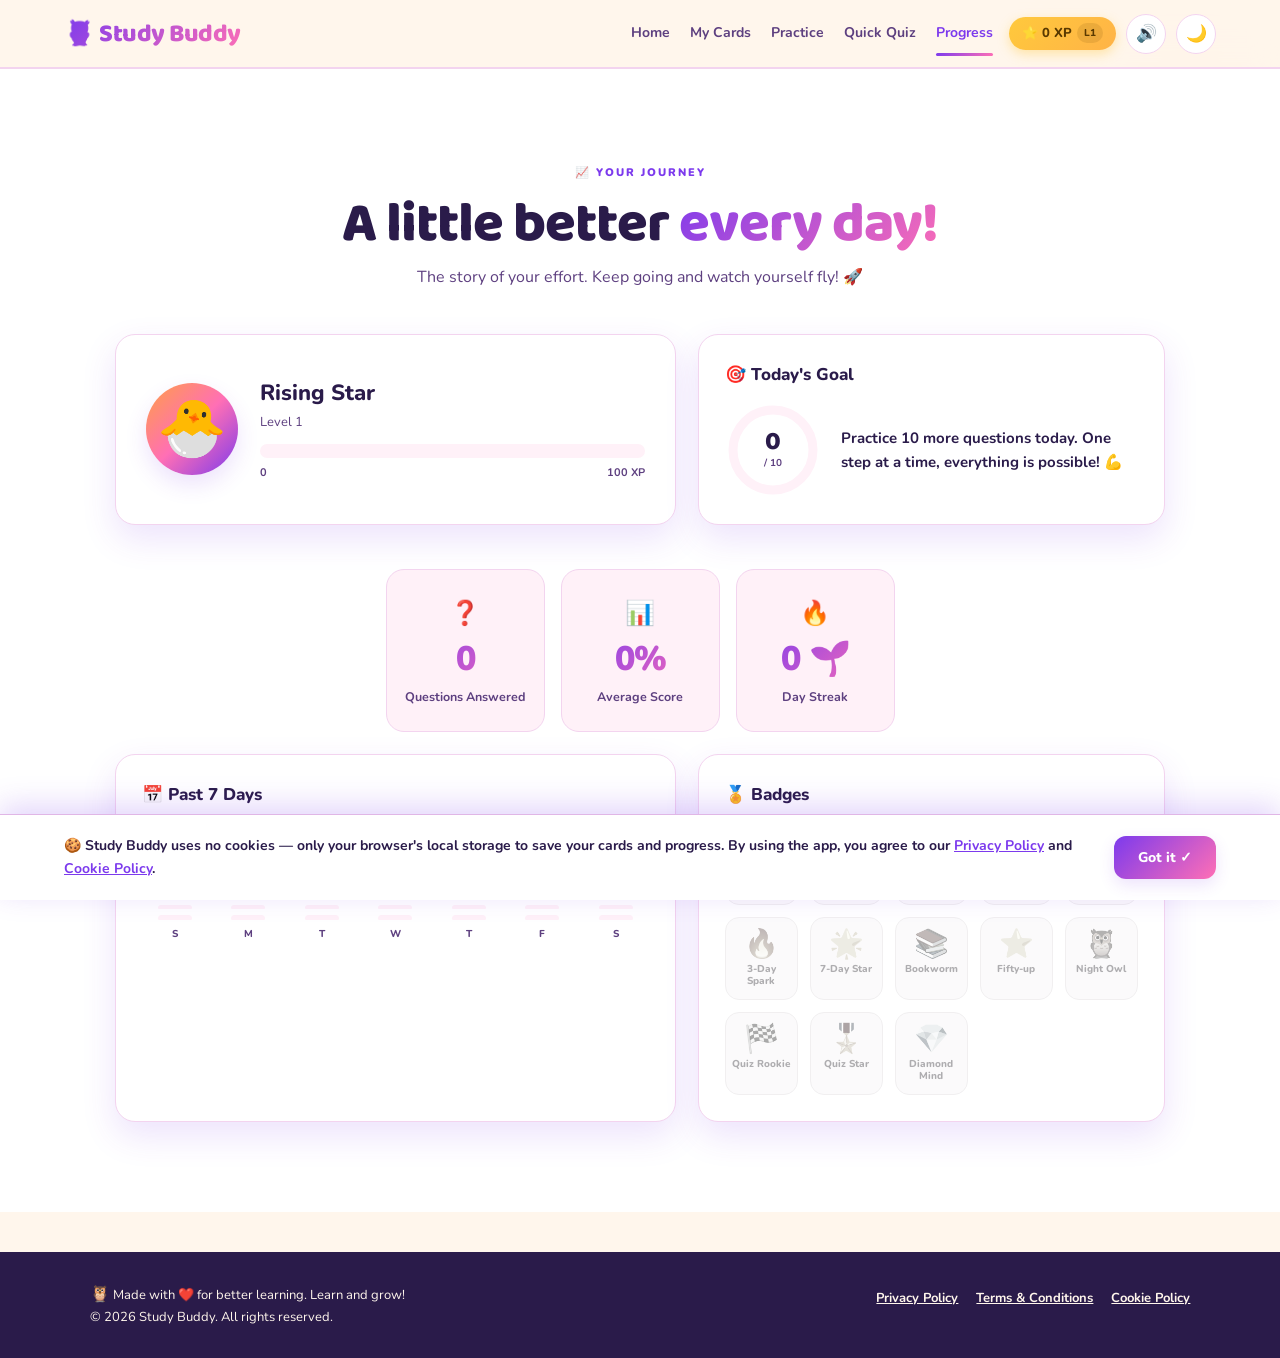
<file: progress.html>
<!DOCTYPE html>
<html lang="en">

<head>
    <meta charset="UTF-8">
    <meta name="viewport" content="width=device-width, initial-scale=1.0">
    <meta name="description" content="Your study journey — level, daily goal, stats, badges.">
    <title>Progress — Study Buddy 📈</title>
    <link rel="preconnect" href="https://fonts.googleapis.com">
    <link rel="preconnect" href="https://fonts.gstatic.com" crossorigin>
    <link href="https://fonts.googleapis.com/css2?family=Baloo+2:wght@500;700;800&family=Nunito:wght@400;600;700;800;900&display=swap" rel="stylesheet">
    <link rel="stylesheet" href="css/style.css">
</head>

<body onload="init()">

    <div class="bg-blob blob-1"></div>
    <div class="bg-blob blob-2"></div>

    <div id="toastContainer"></div>
    <canvas id="confetti"></canvas>

    <div id="modalOverlay" class="hidden">
        <div class="modal-card" role="dialog" aria-modal="true">
            <span class="modal-emoji">🦉</span>
            <h3 id="modalTitle">Are you sure?</h3>
            <p id="modalText"></p>
            <div class="modal-actions">
                <button class="secondary-btn" onclick="closeModal()">Cancel ❤️</button>
                <button class="primary-btn" id="modalConfirmBtn" onclick="confirmModalAction()">Yes, Delete</button>
            </div>
        </div>
    </div>

    <!-- Skip to content -->
    <a href="#mainContent" class="skip-link">Skip to main content</a>

    <header class="navbar">
        <div class="logo"><a href="index.html" style="text-decoration:none;color:inherit">🦉 Study Buddy</a></div>
        <nav>
            <div class="nav-links">
                <a class="nav-link" data-page="home" href="index.html">Home</a>
                <a class="nav-link" data-page="cards" href="cards.html">My Cards</a>
                <a class="nav-link" data-page="practice" href="practice.html">Practice</a>
                <a class="nav-link" data-page="quiz" href="quiz.html">Quick Quiz</a>
                <a class="nav-link" data-page="progress" href="progress.html">Progress</a>
            </div>
            <div class="nav-right">
                <span class="xp-pill" id="navXp">⭐ 0 XP</span>
                <button id="soundToggle" class="icon-btn" onclick="toggleSound()" aria-label="Toggle sound">🔇</button>
                <button id="themeToggle" class="icon-btn" onclick="toggleTheme()" aria-label="Toggle theme">🌙</button>
            </div>
        </nav>
    </header>

    <main id="mainContent">

        <!-- PROGRESS -->
        <section id="progress" class="progress-section">

            <div class="section-heading reveal">
                <p class="eyebrow">📈 YOUR JOURNEY</p>
                <h2>A little better <span class="grad">every day!</span></h2>
                <p class="section-description">
                    The story of your effort. Keep going and watch yourself fly! 🚀
                </p>
            </div>

            <div class="progress-grid reveal">

                <!-- LEVEL CARD -->
                <div class="level-card">
                    <div class="level-emoji" id="levelEmoji">🐣</div>
                    <div class="level-info">
                        <div class="level-name" id="levelName">Rising Star</div>
                        <div class="level-sub">Level <span id="levelNum">1</span></div>
                        <div class="xp-bar"><div class="xp-fill" id="levelXpBar"></div></div>
                        <div class="xp-bar-note">
                            <span id="levelXpFrom">0</span>
                            <span id="levelXpTo">100 XP</span>
                        </div>
                    </div>
                </div>

                <!-- DAILY GOAL CARD -->
                <div class="goal-card">
                    <div class="card-title">🎯 Today's Goal</div>
                    <div class="goal-row">
                        <div class="goal-ring-wrap">
                            <svg viewBox="0 0 96 96">
                                <circle class="goal-ring-track" cx="48" cy="48" r="40"></circle>
                                <circle class="goal-ring-fill" id="goalRing" cx="48" cy="48" r="40"></circle>
                            </svg>
                            <div class="goal-ring-center">
                                <span class="num" id="goalNum">0</span>
                                <span class="cap">/ 10</span>
                            </div>
                        </div>
                        <div class="goal-text">
                            <span id="goalText">Practice <strong>10 questions</strong> today. One by one, anything is possible! 💪</span>
                        </div>
                    </div>
                </div>

                <!-- STATS -->
                <div class="stats-grid" style="grid-column:1/-1">
                    <div class="stat-card">
                        <span class="stat-emoji">❓</span>
                        <span class="big" id="questionsAnswered">0</span>
                        <p>Questions Answered</p>
                    </div>
                    <div class="stat-card">
                        <span class="stat-emoji">📊</span>
                        <span class="big" id="averageScore">0%</span>
                        <p>Average Score</p>
                    </div>
                    <div class="stat-card">
                        <span class="stat-emoji">🔥</span>
                        <span class="big" id="streak">0</span>
                        <p>Day Streak</p>
                    </div>
                </div>

                <!-- WEEKLY CHART -->
                <div class="chart-card">
                    <div class="card-title">📅 Past 7 Days</div>
                    <div class="chart-bars" id="weeklyChart"></div>
                </div>

                <!-- BADGES -->
                <div class="badges-card">
                    <div class="card-title">🏅 Badges</div>
                    <div class="badges-grid" id="badgesGrid"></div>
                </div>
            </div>
        </section>

    </main>

    <footer>
        <div>
            <p><span class="foot-emoji">🦉</span> Made with ❤️ for better learning. Learn and grow!</p>
            <p>© 2026 Study Buddy. All rights reserved.</p>
        </div>
        <div class="footer-links">
            <a href="privacy.html">Privacy Policy</a>
            <a href="terms.html">Terms &amp; Conditions</a>
            <a href="cookies.html">Cookie Policy</a>
        </div>
    </footer>

    <!-- Cookie consent banner -->
    <div id="cookieBanner" class="hidden">
        <div class="cookie-text">
            🍪 Study Buddy uses <strong>no cookies</strong> — only your browser's local storage to save your cards and progress. By using the app, you agree to our
            <a href="privacy.html">Privacy Policy</a> and <a href="cookies.html">Cookie Policy</a>.
        </div>
        <button id="cookieAccept">Got it ✓</button>
    </div>

    <nav id="bottomNav">
        <a href="index.html" data-nav="home"><span class="nav-emoji">🏠</span>Home</a>
        <a href="cards.html" data-nav="cards"><span class="nav-emoji">🎴</span>Cards</a>
        <a href="practice.html" data-nav="practice"><span class="nav-emoji">🎯</span>Practice</a>
        <a href="quiz.html" data-nav="quiz"><span class="nav-emoji">⚡</span>Quiz</a>
        <a href="progress.html" class="active" data-nav="progress"><span class="nav-emoji">📈</span>Progress</a>
    </nav>

    <script src="js/core.js"></script>
    <script src="js/progress.js"></script>
    <script src="js/cookies.js"></script>
</body>

</html>
</file>
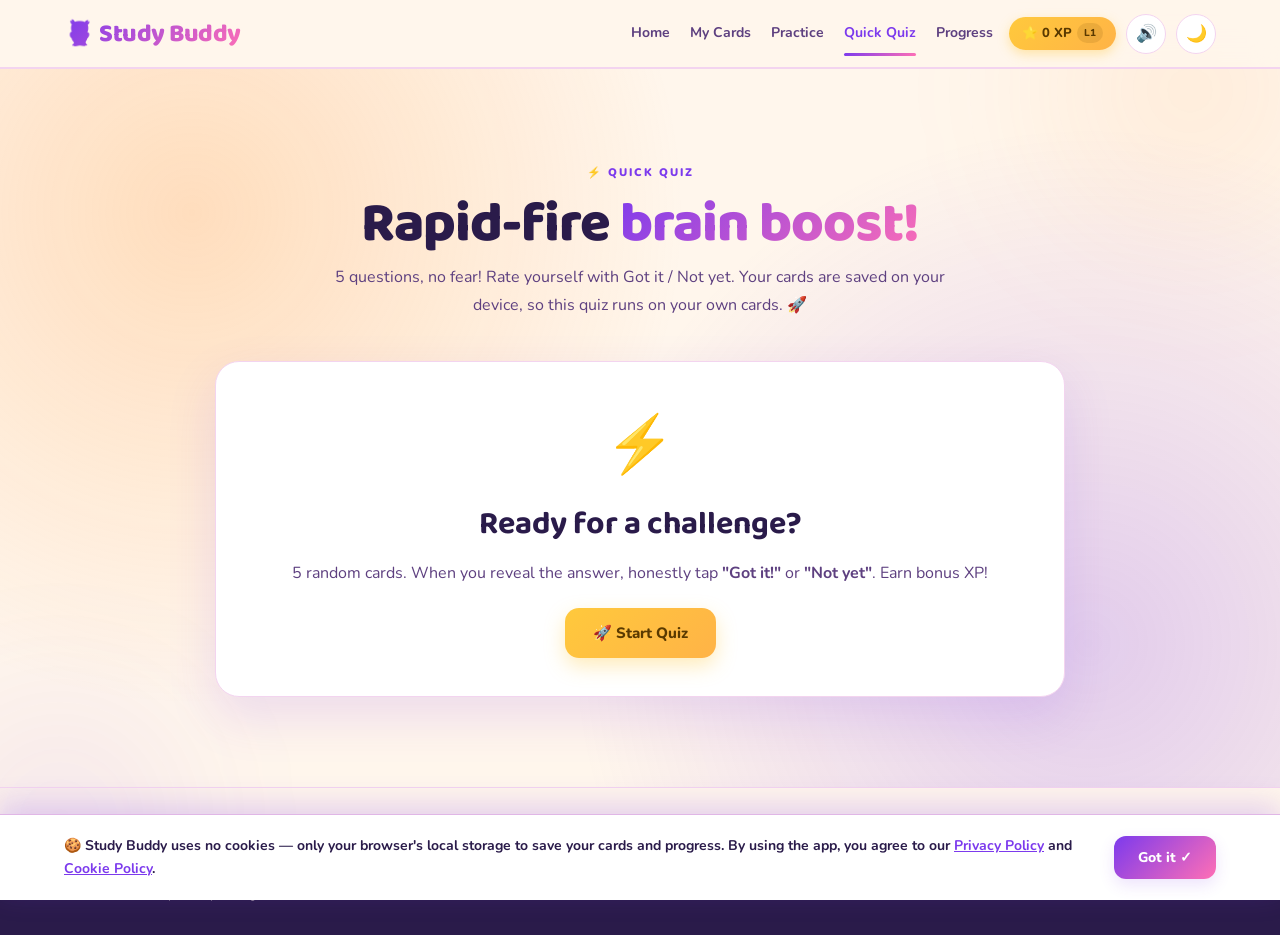
<file: quiz.html>
<!DOCTYPE html>
<html lang="en">

<head>
    <meta charset="UTF-8">
    <meta name="viewport" content="width=device-width, initial-scale=1.0">
    <meta name="description" content="Rapid-fire quiz — 5 questions, instant results, bonus XP.">
    <title>Quick Quiz — Study Buddy ⚡</title>
    <link rel="preconnect" href="https://fonts.googleapis.com">
    <link rel="preconnect" href="https://fonts.gstatic.com" crossorigin>
    <link href="https://fonts.googleapis.com/css2?family=Baloo+2:wght@500;700;800&family=Nunito:wght@400;600;700;800;900&display=swap" rel="stylesheet">
    <link rel="stylesheet" href="css/style.css">
</head>

<body onload="init()">

    <div class="bg-blob blob-1"></div>
    <div class="bg-blob blob-2"></div>

    <div id="toastContainer"></div>
    <canvas id="confetti"></canvas>

    <div id="modalOverlay" class="hidden">
        <div class="modal-card" role="dialog" aria-modal="true">
            <span class="modal-emoji">🦉</span>
            <h3 id="modalTitle">Are you sure?</h3>
            <p id="modalText"></p>
            <div class="modal-actions">
                <button class="secondary-btn" onclick="closeModal()">Cancel ❤️</button>
                <button class="primary-btn" id="modalConfirmBtn" onclick="confirmModalAction()">Yes, Delete</button>
            </div>
        </div>
    </div>

    <!-- Skip to content -->
    <a href="#mainContent" class="skip-link">Skip to main content</a>

    <header class="navbar">
        <div class="logo"><a href="index.html" style="text-decoration:none;color:inherit">🦉 Study Buddy</a></div>
        <nav>
            <div class="nav-links">
                <a class="nav-link" data-page="home" href="index.html">Home</a>
                <a class="nav-link" data-page="cards" href="cards.html">My Cards</a>
                <a class="nav-link" data-page="practice" href="practice.html">Practice</a>
                <a class="nav-link" data-page="quiz" href="quiz.html">Quick Quiz</a>
                <a class="nav-link" data-page="progress" href="progress.html">Progress</a>
            </div>
            <div class="nav-right">
                <span class="xp-pill" id="navXp">⭐ 0 XP</span>
                <button id="soundToggle" class="icon-btn" onclick="toggleSound()" aria-label="Toggle sound">🔇</button>
                <button id="themeToggle" class="icon-btn" onclick="toggleTheme()" aria-label="Toggle theme">🌙</button>
            </div>
        </nav>
    </header>

    <main id="mainContent">

        <!-- QUICK QUIZ -->
        <section id="quiz" class="quiz-section">

            <div class="section-heading reveal">
                <p class="eyebrow">⚡ QUICK QUIZ</p>
                <h2>Rapid-fire <span class="grad">brain boost!</span></h2>
                <p class="section-description">
                    5 questions, no fear! Rate yourself with Got it / Not yet.
                    Your cards are saved on your device, so this quiz runs on your own cards. 🚀
                </p>
            </div>

            <!-- QUIZ START -->
            <div class="quiz-card reveal" id="quizStart">
                <span class="big-emoji">⚡</span>
                <h3>Ready for a challenge?</h3>
                <p class="quiz-intro">
                    5 random cards. When you reveal the answer, honestly tap
                    <strong>"Got it!"</strong> or <strong>"Not yet"</strong>.
                    Earn bonus XP!
                </p>
                <div class="quiz-controls">
                    <button class="primary-btn gold" onclick="startQuiz()">🚀 Start Quiz</button>
                </div>
            </div>

            <!-- QUIZ ACTIVE -->
            <div class="quiz-card hidden" id="quizActive">
                <div class="quiz-dots" id="quizDots"></div>
                <p class="quiz-q-num" id="quizQNum">Question 1 / 5</p>
                <div class="chip-row quiz-chips" id="quizChips"></div>
                <h3 class="quiz-question" id="quizQuestion">Loading...</h3>

                <div class="quiz-answer-area">
                    <textarea id="quizAnswer" placeholder="Try answering on your own first... then reveal! 🤔"></textarea>
                    <div class="answer-actions">
                        <button class="voice-btn" id="quizVoiceBtn" onclick="startVoice('quizAnswer', 'quizVoiceBtn')">🎙️ Speak</button>
                        <button class="check-btn" onclick="quizReveal()">👁️ Reveal Answer</button>
                    </div>
                </div>

                <div class="reveal-area" id="quizRevealArea">
                    <p class="reveal-label">📝 CORRECT ANSWER</p>
                    <p id="quizExpected"></p>
                </div>

                <div class="quiz-controls">
                    <button class="primary-btn mint" onclick="quizGrade(true)">✅ Got it!</button>
                    <button class="primary-btn" style="background: linear-gradient(135deg,#FF6B6B,#FF9F45)" onclick="quizGrade(false)">❌ Not yet</button>
                </div>
            </div>

            <!-- QUIZ RESULT -->
            <div class="quiz-card hidden" id="quizResult">
                <div class="quiz-score-ring" id="quizScoreRing">
                    <svg viewBox="0 0 130 130">
                        <circle class="ring-track" cx="65" cy="65" r="55"></circle>
                        <circle class="ring-fill" id="quizRingFill" cx="65" cy="65" r="55"></circle>
                        <text class="ring-num" id="quizScore" x="65" y="70" text-anchor="middle" dominant-baseline="middle">0</text>
                        <text class="ring-pct" x="65" y="94" text-anchor="middle" dominant-baseline="middle">correct</text>
                    </svg>
                </div>
                <h3 id="quizVerdict">Great job! 🎉</h3>
                <p class="quiz-intro" id="quizNote"></p>
                <div class="quiz-meta">
                    <span class="mini-stat">⏱️ <span id="quizTime">0s</span></span>
                    <span class="mini-stat">⭐ +<span id="quizXp">0</span> XP</span>
                    <span class="mini-stat">🏆 Best: <span id="quizBest">0/5</span></span>
                </div>
                <div class="badge-row" style="justify-content:center; margin-bottom:18px" id="quizNewBadges"></div>
                <div class="quiz-controls">
                    <button class="primary-btn gold" onclick="startQuiz()">🔁 Play Again</button>
                    <button class="secondary-btn" onclick="scrollToPractice()">🎮 Practice More</button>
                </div>
            </div>
        </section>

    </main>

    <footer>
        <div>
            <p><span class="foot-emoji">🦉</span> Made with ❤️ for better learning. Learn and grow!</p>
            <p>© 2026 Study Buddy. All rights reserved.</p>
        </div>
        <div class="footer-links">
            <a href="privacy.html">Privacy Policy</a>
            <a href="terms.html">Terms &amp; Conditions</a>
            <a href="cookies.html">Cookie Policy</a>
        </div>
    </footer>

    <!-- Cookie consent banner -->
    <div id="cookieBanner" class="hidden">
        <div class="cookie-text">
            🍪 Study Buddy uses <strong>no cookies</strong> — only your browser's local storage to save your cards and progress. By using the app, you agree to our
            <a href="privacy.html">Privacy Policy</a> and <a href="cookies.html">Cookie Policy</a>.
        </div>
        <button id="cookieAccept">Got it ✓</button>
    </div>

    <nav id="bottomNav">
        <a href="index.html" data-nav="home"><span class="nav-emoji">🏠</span>Home</a>
        <a href="cards.html" data-nav="cards"><span class="nav-emoji">🎴</span>Cards</a>
        <a href="practice.html" data-nav="practice"><span class="nav-emoji">🎯</span>Practice</a>
        <a href="quiz.html" class="active" data-nav="quiz"><span class="nav-emoji">⚡</span>Quiz</a>
        <a href="progress.html" data-nav="progress"><span class="nav-emoji">📈</span>Progress</a>
    </nav>

    <script src="js/core.js"></script>
    <script src="js/voice.js"></script>
    <script src="js/quiz.js"></script>
    <script src="js/cookies.js"></script>
</body>

</html>
</file>
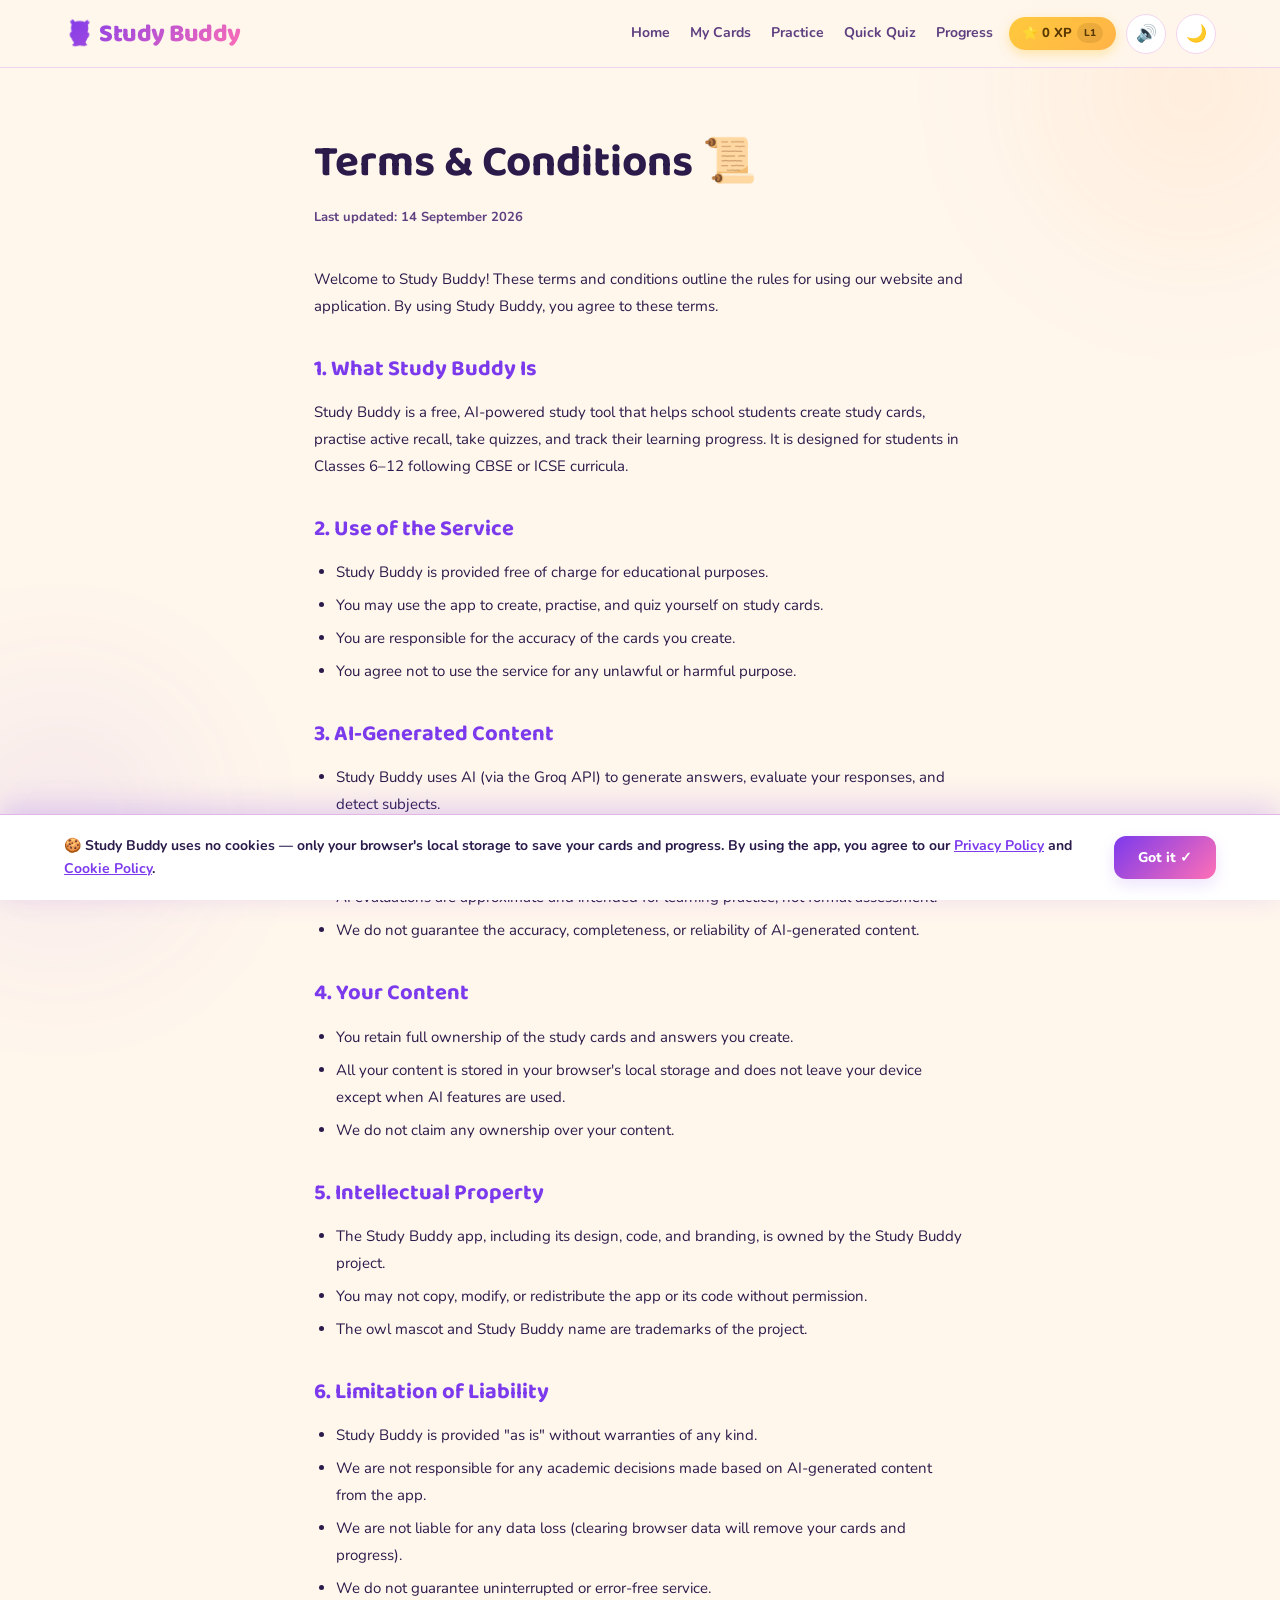
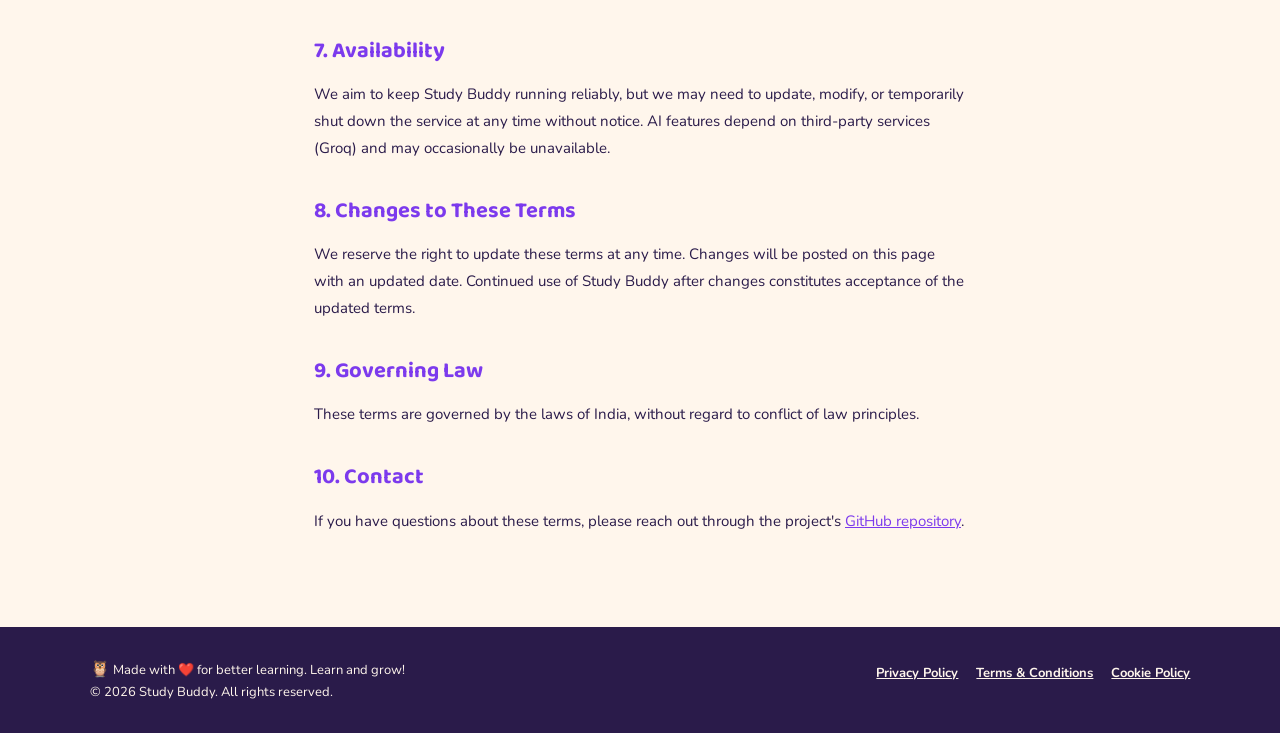
<file: terms.html>
<!DOCTYPE html>
<html lang="en">

<head>
    <meta charset="UTF-8">
    <meta name="viewport" content="width=device-width, initial-scale=1.0">
    <meta name="description" content="Study Buddy Terms and Conditions — the rules for using our app.">
    <title>Terms &amp; Conditions — Study Buddy</title>
    <link rel="preconnect" href="https://fonts.googleapis.com">
    <link rel="preconnect" href="https://fonts.gstatic.com" crossorigin>
    <link href="https://fonts.googleapis.com/css2?family=Baloo+2:wght@500;700;800&family=Nunito:wght@400;600;700;800;900&display=swap" rel="stylesheet">
    <link rel="stylesheet" href="css/style.css">
    <style>
        .legal-page {
            max-width: 780px;
            margin: 0 auto;
            padding: 60px 5% 40px;
        }
        .legal-page h1 {
            font-size: clamp(30px, 5vw, 44px);
            margin-bottom: 8px;
        }
        .legal-page .legal-updated {
            color: var(--text-muted);
            font-size: 13px;
            font-weight: 700;
            margin-bottom: 36px;
        }
        .legal-page h2 {
            font-size: 22px;
            margin: 32px 0 12px;
            color: var(--primary);
        }
        .legal-page p,
        .legal-page li {
            color: var(--text);
            font-size: 15px;
            line-height: 1.8;
            margin-bottom: 12px;
        }
        .legal-page ul {
            padding-left: 22px;
            margin-bottom: 14px;
        }
        .legal-page li {
            margin-bottom: 6px;
        }
        .legal-page a {
            color: var(--primary);
            text-decoration: underline;
        }
        .legal-page a:hover {
            color: var(--primary-strong);
        }
    </style>
</head>

<body onload="init()">

    <div class="bg-blob blob-1"></div>
    <div class="bg-blob blob-2"></div>
    <div id="toastContainer"></div>
    <canvas id="confetti"></canvas>

    <div id="modalOverlay" class="hidden">
        <div class="modal-card" role="dialog" aria-modal="true">
            <span class="modal-emoji">🦉</span>
            <h3 id="modalTitle">Are you sure?</h3>
            <p id="modalText"></p>
            <div class="modal-actions">
                <button class="secondary-btn" onclick="closeModal()">Cancel ❤️</button>
                <button class="primary-btn" id="modalConfirmBtn" onclick="confirmModalAction()">Yes, Delete</button>
            </div>
        </div>
    </div>

    <!-- Skip to content -->
    <a href="#mainContent" class="skip-link">Skip to main content</a>

    <header class="navbar">
        <div class="logo"><a href="index.html" style="text-decoration:none;color:inherit">🦉 Study Buddy</a></div>
        <nav>
            <div class="nav-links">
                <a class="nav-link" data-page="home" href="index.html">Home</a>
                <a class="nav-link" data-page="cards" href="cards.html">My Cards</a>
                <a class="nav-link" data-page="practice" href="practice.html">Practice</a>
                <a class="nav-link" data-page="quiz" href="quiz.html">Quick Quiz</a>
                <a class="nav-link" data-page="progress" href="progress.html">Progress</a>
            </div>
            <div class="nav-right">
                <span class="xp-pill" id="navXp">⭐ 0 XP</span>
                <button id="soundToggle" class="icon-btn" onclick="toggleSound()" aria-label="Toggle sound">🔇</button>
                <button id="themeToggle" class="icon-btn" onclick="toggleTheme()" aria-label="Toggle theme">🌙</button>
            </div>
        </nav>
    </header>

    <main id="mainContent">
        <div class="legal-page">
            <h1>Terms &amp; Conditions 📜</h1>
            <p class="legal-updated">Last updated: 14 September 2026</p>

            <p>Welcome to Study Buddy! These terms and conditions outline the rules for using our website and application. By using Study Buddy, you agree to these terms.</p>

            <h2>1. What Study Buddy Is</h2>
            <p>Study Buddy is a free, AI-powered study tool that helps school students create study cards, practise active recall, take quizzes, and track their learning progress. It is designed for students in Classes 6–12 following CBSE or ICSE curricula.</p>

            <h2>2. Use of the Service</h2>
            <ul>
                <li>Study Buddy is provided free of charge for educational purposes.</li>
                <li>You may use the app to create, practise, and quiz yourself on study cards.</li>
                <li>You are responsible for the accuracy of the cards you create.</li>
                <li>You agree not to use the service for any unlawful or harmful purpose.</li>
            </ul>

            <h2>3. AI-Generated Content</h2>
            <ul>
                <li>Study Buddy uses AI (via the Groq API) to generate answers, evaluate your responses, and detect subjects.</li>
                <li>AI-generated answers are suggestions and may not always be perfectly accurate. <strong>Always verify important information</strong> with your textbook or teacher.</li>
                <li>AI evaluations are approximate and intended for learning practice, not formal assessment.</li>
                <li>We do not guarantee the accuracy, completeness, or reliability of AI-generated content.</li>
            </ul>

            <h2>4. Your Content</h2>
            <ul>
                <li>You retain full ownership of the study cards and answers you create.</li>
                <li>All your content is stored in your browser's local storage and does not leave your device except when AI features are used.</li>
                <li>We do not claim any ownership over your content.</li>
            </ul>

            <h2>5. Intellectual Property</h2>
            <ul>
                <li>The Study Buddy app, including its design, code, and branding, is owned by the Study Buddy project.</li>
                <li>You may not copy, modify, or redistribute the app or its code without permission.</li>
                <li>The owl mascot and Study Buddy name are trademarks of the project.</li>
            </ul>

            <h2>6. Limitation of Liability</h2>
            <ul>
                <li>Study Buddy is provided "as is" without warranties of any kind.</li>
                <li>We are not responsible for any academic decisions made based on AI-generated content from the app.</li>
                <li>We are not liable for any data loss (clearing browser data will remove your cards and progress).</li>
                <li>We do not guarantee uninterrupted or error-free service.</li>
            </ul>

            <h2>7. Availability</h2>
            <p>We aim to keep Study Buddy running reliably, but we may need to update, modify, or temporarily shut down the service at any time without notice. AI features depend on third-party services (Groq) and may occasionally be unavailable.</p>

            <h2>8. Changes to These Terms</h2>
            <p>We reserve the right to update these terms at any time. Changes will be posted on this page with an updated date. Continued use of Study Buddy after changes constitutes acceptance of the updated terms.</p>

            <h2>9. Governing Law</h2>
            <p>These terms are governed by the laws of India, without regard to conflict of law principles.</p>

            <h2>10. Contact</h2>
            <p>If you have questions about these terms, please reach out through the project's <a href="https://github.com/esfyt/studybuddy" target="_blank" rel="noopener noreferrer">GitHub repository</a>.</p>
        </div>
    </main>

    <footer>
        <div>
            <p><span class="foot-emoji">🦉</span> Made with ❤️ for better learning. Learn and grow!</p>
            <p>© 2026 Study Buddy. All rights reserved.</p>
        </div>
        <div class="footer-links">
            <a href="privacy.html">Privacy Policy</a>
            <a href="terms.html" aria-current="page">Terms &amp; Conditions</a>
            <a href="cookies.html">Cookie Policy</a>
        </div>
    </footer>

    <!-- Cookie consent banner -->
    <div id="cookieBanner" class="hidden">
        <div class="cookie-text">
            🍪 Study Buddy uses <strong>no cookies</strong> — only your browser's local storage to save your cards and progress. By using the app, you agree to our
            <a href="privacy.html">Privacy Policy</a> and <a href="cookies.html">Cookie Policy</a>.
        </div>
        <button id="cookieAccept">Got it ✓</button>
    </div>

    <nav id="bottomNav">
        <a href="index.html" data-nav="home"><span class="nav-emoji">🏠</span>Home</a>
        <a href="cards.html" data-nav="cards"><span class="nav-emoji">🎴</span>Cards</a>
        <a href="practice.html" data-nav="practice"><span class="nav-emoji">🎯</span>Practice</a>
        <a href="quiz.html" data-nav="quiz"><span class="nav-emoji">⚡</span>Quiz</a>
        <a href="progress.html" data-nav="progress"><span class="nav-emoji">📈</span>Progress</a>
    </nav>

    <script src="js/core.js"></script>
    <script src="js/cookies.js"></script>
    <script>
        window.init = function () {
            loadTheme();
            initSoundButton();
            updateNavPill();
        };
    </script>
</body>

</html>
</file>
<file: css/style.css>
/* ========================================
   STUDY BUDDY — KID-FRIENDLY DESIGN SYSTEM
   ======================================== */

* {
    margin: 0;
    padding: 0;
    box-sizing: border-box;
}

html {
    scroll-behavior: smooth;
}

:root {
    /* --- Light palette (warm cream) --- */
    --bg: #FFF6EC;
    --nav-bg: rgba(255, 246, 236, 0.88);
    --surface: #FFFFFF;
    --surface-soft: #FFF1F8;
    --border: #F3D4EF;
    --border-strong: #E0B6E6;
    --text: #2A1B4A;
    --text-muted: #5E4080;
    --primary: #7C3AED;
    --primary-strong: #5B21B6;
    --pink: #FF6FB5;
    --orange: #FF9F45;
    --mint: #2FD29B;
    --sky: #3FA9F5;
    --gold: #E8A800;
    --danger: #E04848;

    --grad-main: linear-gradient(135deg, #7C3AED, #FF6FB5);
    --grad-fun: linear-gradient(135deg, #FF9F45, #FF6FB5, #7C3AED);
    --grad-mint: linear-gradient(135deg, #2FD29B, #7BE0C0);
    --grad-gold: linear-gradient(135deg, #FFC93C, #FFB347);

    --shadow: rgba(124, 58, 237, 0.14);
    --shadow-deep: rgba(124, 58, 237, 0.22);
    --focus-ring: rgba(124, 58, 237, 0.30);
    --focus-outline: #5B21B6;
    --hero-glow: rgba(255, 159, 69, 0.28);
    --hero-glow-2: rgba(124, 58, 237, 0.22);
}

body.dark-mode {
    --bg: #1B1033;
    --nav-bg: rgba(27, 16, 51, 0.88);
    --surface: #3D2D6E;
    --surface-soft: #4A3880;
    --border: #6B4FB0;
    --border-strong: #8568C8;
    --text: #F7EFFF;
    --text-muted: #D5C6EF;
    --primary: #A78BFA;
    --primary-strong: #8B62F5;
    --shadow: rgba(0, 0, 0, 0.35);
    --shadow-deep: rgba(0, 0, 0, 0.5);
    --focus-ring: rgba(213, 198, 239, 0.36);
    --focus-outline: #D5C6EF;
    --hero-glow: rgba(124, 58, 237, 0.28);
    --hero-glow-2: rgba(255, 111, 181, 0.18);
}

body {
    font-family: "Nunito", "Segoe UI", Arial, sans-serif;
    background: var(--bg);
    color: var(--text);
    line-height: 1.6;
    padding-bottom: 0;
    overflow-x: hidden;
    transition: background 0.35s ease, color 0.35s ease;
}

h1, h2, h3, h4, .logo {
    font-family: "Baloo 2", "Nunito", sans-serif;
}

.hidden {
    display: none !important;
}

/* Soft floating blobs behind content */
.bg-blob {
    position: fixed;
    border-radius: 50%;
    filter: blur(70px);
    opacity: 0.5;
    z-index: -1;
    pointer-events: none;
}
.blob-1 {
    width: 420px;
    height: 420px;
    top: -120px;
    right: -120px;
    background: radial-gradient(circle, var(--hero-glow), transparent 70%);
}
.blob-2 {
    width: 360px;
    height: 360px;
    bottom: -100px;
    left: -120px;
    background: radial-gradient(circle, var(--hero-glow-2), transparent 70%);
}

/* ========================================
   NAVBAR
   ======================================== */

.navbar {
    width: 100%;
    height: 68px;
    padding: 0 5%;
    display: flex;
    align-items: center;
    justify-content: space-between;
    background: var(--nav-bg);
    border-bottom: 1px solid var(--border);
    position: sticky;
    top: 0;
    z-index: 100;
    backdrop-filter: blur(14px);
    -webkit-backdrop-filter: blur(14px);
}

.logo {
    font-size: 25px;
    font-weight: 800;
    letter-spacing: -0.5px;
    background: var(--grad-main);
    -webkit-background-clip: text;
    background-clip: text;
    -webkit-text-fill-color: transparent;
    cursor: pointer;
}

.navbar nav {
    display: flex;
    align-items: center;
    gap: 16px;
}

.nav-links {
    display: flex;
    gap: 20px;
}

.navbar nav a {
    color: var(--text-muted);
    text-decoration: none;
    font-size: 14px;
    font-weight: 700;
    transition: color 0.2s ease;
}

.navbar nav a:hover {
    color: var(--primary);
}

.nav-right {
    display: flex;
    align-items: center;
    gap: 10px;
}

.xp-pill {
    display: inline-flex;
    align-items: center;
    gap: 5px;
    padding: 6px 13px;
    border-radius: 999px;
    background: var(--grad-gold);
    color: #5A3A00;
    font-size: 13px;
    font-weight: 800;
    box-shadow: 0 4px 12px rgba(255, 201, 60, 0.4);
    white-space: nowrap;
}

.xp-pill .lvl-tag {
    font-size: 10px;
    font-weight: 800;
    background: rgba(90, 58, 0, 0.12);
    padding: 2px 7px;
    border-radius: 999px;
}

.icon-btn {
    width: 40px;
    height: 40px;
    display: flex;
    align-items: center;
    justify-content: center;
    border: 1px solid var(--border);
    border-radius: 50%;
    background: var(--surface);
    color: var(--text);
    font-size: 17px;
    cursor: pointer;
    transition: transform 0.2s ease, background 0.2s ease;
}

.icon-btn:hover {
    transform: rotate(12deg) scale(1.06);
}

/* ========================================
   BUTTONS
   ======================================== */

button {
    border: none;
    font-family: inherit;
    cursor: pointer;
}

.primary-btn {
    padding: 15px 28px;
    border-radius: 14px;
    background: var(--grad-main);
    color: #fff;
    font-size: 15px;
    font-weight: 800;
    box-shadow: 0 8px 20px var(--shadow);
    transition: transform 0.2s ease, box-shadow 0.2s ease, opacity 0.2s ease;
}

.primary-btn:hover {
    transform: translateY(-3px);
    box-shadow: 0 14px 30px var(--shadow-deep);
}

.primary-btn:active {
    transform: translateY(0) scale(0.97);
}

.primary-btn:disabled {
    opacity: 0.6;
    cursor: wait;
    transform: none;
}

.primary-btn.gold {
    background: var(--grad-gold);
    color: #5A3A00;
    box-shadow: 0 8px 20px rgba(255, 201, 60, 0.35);
}

.primary-btn.mint {
    background: var(--grad-mint);
    color: #0B4A33;
}

.secondary-btn {
    padding: 12px 18px;
    border: 1px solid var(--border);
    border-radius: 12px;
    background: var(--surface-soft);
    color: var(--text);
    font-size: 14px;
    font-weight: 700;
    transition: transform 0.2s ease, background 0.2s ease, border 0.2s ease;
}

.secondary-btn:hover {
    transform: translateY(-2px);
    border-color: var(--border-strong);
}

.secondary-btn:disabled {
    opacity: 0.6;
    cursor: wait;
    transform: none;
}

.or-text {
    color: var(--text-muted);
    font-size: 13px;
}

/* ========================================
   HERO
   ======================================== */

.hero {
    min-height: calc(100vh - 68px);
    display: flex;
    align-items: center;
    justify-content: center;
    padding: 60px 5%;
    background:
        radial-gradient(circle at 82% 22%, var(--hero-glow), transparent 38%),
        radial-gradient(circle at 15% 85%, var(--hero-glow-2), transparent 42%),
        var(--bg);
}

.hero-content {
    max-width: 860px;
    text-align: center;
}

.mascot-wrap {
    display: flex;
    align-items: center;
    justify-content: center;
    gap: 14px;
    margin-bottom: 12px;
}

.mascot {
    width: 92px;
    height: 92px;
    animation: bob 3s ease-in-out infinite;
}

.mascot svg {
    width: 100%;
    height: 100%;
}

.mascot-svg .eye {
    transition: all 0.25s ease;
}

.mascot-svg .eyes-happy .eye {
    transform: translateY(4px);
}

.speech-bubble {
    position: relative;
    padding: 10px 16px;
    background: var(--surface);
    border: 1.5px solid var(--border-strong);
    border-radius: 16px;
    font-size: 13px;
    font-weight: 700;
    color: var(--text);
    box-shadow: 0 6px 16px var(--shadow);
    max-width: 300px;
    animation: bobSlow 4s ease-in-out infinite;
}

.speech-bubble::before {
    content: "";
    position: absolute;
    left: -9px;
    top: 50%;
    transform: translateY(-50%);
    border: 8px solid transparent;
    border-right-color: var(--border-strong);
}

.eyebrow {
    display: inline-block;
    margin-bottom: 14px;
    font-size: 11px;
    font-weight: 900;
    letter-spacing: 2px;
    color: var(--primary);
    text-transform: uppercase;
}

.hero h1 {
    font-size: clamp(46px, 8vw, 92px);
    line-height: 1.02;
    letter-spacing: -2px;
    font-weight: 800;
    margin-bottom: 22px;
}

.hero h1 .grad {
    background: var(--grad-fun);
    -webkit-background-clip: text;
    background-clip: text;
    -webkit-text-fill-color: transparent;
}

.hero-text {
    max-width: 620px;
    margin: 0 auto 28px;
    color: var(--text-muted);
    font-size: 17px;
    line-height: 1.7;
}

.hero-actions {
    display: flex;
    justify-content: center;
    flex-wrap: wrap;
    gap: 14px;
    margin-bottom: 34px;
}

.hero-strip {
    display: flex;
    justify-content: center;
    flex-wrap: wrap;
    gap: 12px;
}

.hero-chip {
    display: inline-flex;
    align-items: center;
    gap: 7px;
    padding: 9px 16px;
    border-radius: 999px;
    background: var(--surface);
    border: 1px solid var(--border);
    font-size: 13px;
    font-weight: 800;
    color: var(--text);
    box-shadow: 0 4px 12px var(--shadow);
}

.hero-chip .dot {
    width: 8px;
    height: 8px;
    border-radius: 50%;
    background: var(--mint);
    box-shadow: 0 0 0 3px rgba(47, 210, 155, 0.2);
}

/* ========================================
   SECTIONS
   ======================================== */

.cards-section,
.practice-section,
.quiz-section,
.progress-section {
    padding: 90px 7%;
}

.section-heading {
    max-width: 780px;
    margin: 0 auto 42px;
    text-align: center;
}

.section-heading h2 {
    font-size: clamp(34px, 5vw, 56px);
    line-height: 1.05;
    letter-spacing: -1px;
    font-weight: 800;
}

.section-heading h2 .grad {
    background: var(--grad-main);
    -webkit-background-clip: text;
    background-clip: text;
    -webkit-text-fill-color: transparent;
}

.section-description {
    max-width: 620px;
    margin: 10px auto 0;
    color: var(--text-muted);
    line-height: 1.7;
}

/* ========================================
   FORM CONTROLS
   ======================================== */

input[type="text"],
select,
textarea {
    width: 100%;
    padding: 13px 15px;
    border: 1.5px solid var(--border);
    border-radius: 14px;
    background: var(--surface-soft);
    color: var(--text);
    font-family: inherit;
    font-size: 15px;
    outline: none;
    transition: border 0.2s ease, box-shadow 0.2s ease;
}

input[type="text"]:focus,
select:focus,
textarea:focus {
    border-color: var(--primary);
    box-shadow: 0 0 0 4px var(--focus-ring);
}

::placeholder {
    color: var(--text-muted);
    opacity: 0.75;
}

/* ========================================
   CREATE CARD
   ======================================== */

.create-card {
    max-width: 850px;
    margin: 0 auto 70px;
    padding: 34px;
    background: var(--surface);
    border: 1px solid var(--border);
    border-radius: 24px;
    box-shadow: 0 20px 50px var(--shadow);
}

.form-row {
    display: grid;
    grid-template-columns: repeat(auto-fit, minmax(140px, 1fr));
    gap: 14px;
    margin-bottom: 24px;
}

.form-group {
    margin-bottom: 24px;
}

.form-row .form-group {
    margin-bottom: 0;
}

.form-group label {
    display: block;
    margin-bottom: 9px;
    font-size: 13px;
    font-weight: 800;
    letter-spacing: 0.3px;
    color: var(--text);
}

.form-group textarea {
    min-height: 110px;
    padding: 15px;
    resize: vertical;
    line-height: 1.6;
}

.card-actions {
    display: flex;
    align-items: center;
    gap: 14px;
    flex-wrap: wrap;
    margin-top: 5px;
}

.card-actions .secondary-btn {
    background: var(--grad-main);
    border: none;
    color: #fff;
    box-shadow: 0 6px 16px var(--shadow);
}

.card-actions .secondary-btn:hover {
    border: none;
    transform: translateY(-2px);
}

.card-actions .secondary-btn.manual {
    background: var(--surface-soft);
    border: 1px solid var(--border);
    color: var(--text);
    box-shadow: none;
}

.card-actions .secondary-btn.manual:hover {
    border-color: var(--border-strong);
}

.helper-text {
    margin: 16px 0 22px;
    color: var(--text-muted);
    font-size: 13px;
    line-height: 1.6;
}

.save-card-btn {
    margin-top: 5px;
}

/* ========================================
   MY CARDS — HEADER + FILTERS
   ======================================== */

.saved-cards-container {
    max-width: 1100px;
    margin: 0 auto;
}

.saved-cards-header {
    display: flex;
    align-items: center;
    justify-content: space-between;
    margin-bottom: 18px;
}

.saved-cards-header h3 {
    margin: 4px 0 0;
    font-size: 26px;
}

#cardCount {
    padding: 8px 15px;
    border-radius: 999px;
    background: var(--surface-soft);
    border: 1px solid var(--border);
    color: var(--text-muted);
    font-size: 13px;
    font-weight: 700;
    white-space: nowrap;
}

.filter-bar {
    display: flex;
    flex-wrap: wrap;
    gap: 14px;
    margin-bottom: 26px;
}

.filter-group {
    display: flex;
    flex-direction: column;
    gap: 6px;
    flex: 1;
    min-width: 160px;
    max-width: 240px;
}

.filter-group label {
    font-size: 11px;
    font-weight: 900;
    letter-spacing: 0.5px;
    color: var(--text-muted);
}

/* ========================================
   MY CARDS — GRID
   ======================================== */

#cardsList {
    display: grid;
    grid-template-columns: repeat(auto-fit, minmax(280px, 1fr));
    gap: 20px;
}

.saved-card {
    position: relative;
    display: flex;
    flex-direction: column;
    justify-content: space-between;
    gap: 16px;
    min-height: 185px;
    padding: 22px 22px 20px;
    background: var(--surface);
    border: 1.5px solid var(--border);
    border-radius: 20px;
    overflow: hidden;
    box-shadow: 0 4px 24px var(--shadow), 0 0 40px rgba(139, 98, 245, 0.12);
    transition: transform 0.25s ease, box-shadow 0.25s ease;
}

.saved-card::before {
    content: "";
    position: absolute;
    left: 0;
    top: 0;
    bottom: 0;
    width: 5px;
    background: var(--subj, var(--primary));
}

.saved-card:hover {
    transform: translateY(-5px) rotate(-0.4deg);
    box-shadow: 0 16px 34px var(--shadow);
}

.saved-card-content {
    min-width: 0;
}

.saved-card-content h4 {
    margin-top: 12px;
    font-size: 16px;
    line-height: 1.5;
}

.saved-card-actions {
    display: flex;
    align-items: center;
    gap: 10px;
}

.saved-card-actions .primary-btn {
    flex: 1;
    margin: 0;
    padding: 12px 18px;
    font-size: 14px;
    border-radius: 12px;
}

.delete-btn {
    width: 44px;
    height: 44px;
    display: flex;
    align-items: center;
    justify-content: center;
    border: 1px solid var(--border);
    border-radius: 12px;
    background: var(--surface-soft);
    color: var(--text);
    font-size: 17px;
    transition: transform 0.2s ease, background 0.2s ease;
}

.delete-btn:hover {
    transform: translateY(-2px);
    background: rgba(255, 107, 107, 0.15);
}

.empty-state {
    grid-column: 1 / -1;
    padding: 48px 20px;
    text-align: center;
    border: 2px dashed var(--border-strong);
    border-radius: 20px;
    color: var(--text-muted);
    font-weight: 600;
}

.empty-state .big-emoji {
    display: block;
    font-size: 48px;
    margin-bottom: 10px;
}

.empty-state .empty-title {
    display: block;
    font-size: 17px;
    font-weight: 800;
    color: var(--text);
    margin-bottom: 6px;
}

.empty-state .empty-btn {
    margin-top: 18px;
}

/* ========================================
   CHIPS
   ======================================== */

.chip-row {
    display: flex;
    flex-wrap: wrap;
    gap: 8px;
    margin: 4px 0 6px;
}

.chip {
    padding: 4px 11px;
    border-radius: 999px;
    background: var(--surface-soft);
    border: 1px solid var(--border);
    color: var(--text-muted);
    font-size: 11px;
    font-weight: 800;
    letter-spacing: 0.3px;
    white-space: nowrap;
}

.chip-subject {
    background: var(--subj, var(--primary));
    color: #fff;
    border-color: transparent;
}

.chip-chapter {
    background: var(--surface);
    border-style: dashed;
}

/* ========================================
   QUESTION CARD + PRACTICE
   ======================================== */

.question-card {
    max-width: 850px;
    margin: auto;
    padding: 38px;
    background: var(--surface);
    border: 1px solid var(--border);
    border-radius: 24px;
    box-shadow: 0 20px 50px var(--shadow);
}

.question-label {
    margin-bottom: 10px;
    font-size: 11px;
    font-weight: 900;
    letter-spacing: 2px;
    color: var(--text-muted);
}

.question-card h3 {
    font-size: clamp(22px, 4vw, 34px);
    line-height: 1.25;
    margin-bottom: 26px;
}

.answer-area textarea {
    min-height: 150px;
    padding: 16px;
    resize: vertical;
    font-size: 16px;
}

.answer-actions {
    display: flex;
    justify-content: space-between;
    align-items: center;
    gap: 15px;
    margin-top: 16px;
}

.voice-btn,
.check-btn {
    padding: 13px 20px;
    border-radius: 12px;
    font-size: 14px;
    font-weight: 800;
    transition: 0.2s ease;
}

.voice-btn {
    position: relative;
    background: var(--surface-soft);
    border: 1.5px solid var(--border);
    color: var(--text);
}

.voice-btn:hover {
    border-color: var(--border-strong);
}

.voice-btn.recording {
    border-color: var(--danger);
    background: rgba(255, 107, 107, 0.12);
    color: var(--danger);
    animation: micPulse 1.4s ease-in-out infinite;
}

.voice-btn .eq {
    display: inline-flex;
    align-items: flex-end;
    gap: 2px;
    height: 14px;
    margin-left: 6px;
    vertical-align: middle;
}

.voice-btn .eq span {
    display: block;
    width: 3px;
    height: 6px;
    border-radius: 2px;
    background: var(--danger);
    animation: eqBar 0.5s ease-in-out infinite alternate;
}

.voice-btn .eq span:nth-child(2) { animation-delay: 0.15s; }
.voice-btn .eq span:nth-child(3) { animation-delay: 0.3s; }
.voice-btn .eq span:nth-child(4) { animation-delay: 0.1s; }

.check-btn {
    background: var(--grad-main);
    color: #fff;
    box-shadow: 0 8px 20px var(--shadow);
}

.check-btn:hover {
    transform: translateY(-2px);
    box-shadow: 0 12px 26px var(--shadow-deep);
}

.check-btn:disabled {
    opacity: 0.6;
    cursor: wait;
    transform: none;
}

/* ========================================
   RESULT CARD
   ======================================== */

.result-card {
    max-width: 850px;
    margin: 30px auto 0;
    padding: 36px;
    background: var(--surface);
    border: 1px solid var(--border);
    border-radius: 24px;
    box-shadow: 0 20px 50px var(--shadow);
    animation: popIn 0.4s ease;
}

.score-wrap {
    display: flex;
    align-items: center;
    gap: 24px;
    margin-bottom: 20px;
}

.score-ring {
    --ring-value: 0;
    --ring-color: var(--mint);
    width: 108px;
    height: 108px;
    flex-shrink: 0;
}

.score-ring svg {
    width: 100%;
    height: 100%;
    transform: rotate(-90deg);
}

.score-ring .ring-track {
    fill: none;
    stroke: var(--surface-soft);
    stroke-width: 9;
}

.score-ring .ring-fill {
    fill: none;
    stroke: var(--ring-color);
    stroke-width: 9;
    stroke-linecap: round;
    stroke-dasharray: 251.33;
    stroke-dashoffset: calc(251.33 - (251.33 * var(--ring-value)) / 100);
    transition: stroke-dashoffset 0.8s ease;
}

.score-ring .ring-num {
    transform: rotate(90deg);
    transform-origin: center;
    fill: var(--text);
    font-size: 22px;
    font-weight: 800;
    font-family: "Baloo 2", sans-serif;
}

.score-ring .ring-pct {
    transform: rotate(90deg);
    transform-origin: center;
    fill: var(--text-muted);
    font-size: 9px;
}

.result-header {
    flex: 1;
}

.result-header h3 {
    font-size: 28px;
    line-height: 1.1;
}

.result-header p {
    color: var(--text-muted);
    font-size: 15px;
}

.xp-line {
    display: inline-flex;
    align-items: center;
    gap: 6px;
    margin-top: 8px;
    padding: 5px 12px;
    border-radius: 999px;
    background: rgba(255, 201, 60, 0.18);
    color: #B8860B;
    font-size: 13px;
    font-weight: 800;
}

body.dark-mode .xp-line {
    color: var(--gold);
}

.result-card > p.feedback-text {
    color: var(--text-muted);
    margin-bottom: 24px;
    line-height: 1.7;
}

.feedback-grid {
    display: grid;
    grid-template-columns: 1fr 1fr;
    gap: 15px;
    margin-bottom: 18px;
}

.feedback-box {
    padding: 20px;
    border-radius: 16px;
    background: var(--surface-soft);
}

.feedback-box.good {
    background: rgba(47, 210, 155, 0.12);
}

.feedback-box.missed {
    background: rgba(255, 159, 69, 0.12);
}

.feedback-box h4 {
    margin-bottom: 10px;
    font-size: 15px;
}

.feedback-box ul {
    padding-left: 18px;
    color: var(--text-muted);
    font-size: 14px;
    line-height: 1.7;
}

.memory-box {
    padding: 24px;
    border-radius: 16px;
    background: var(--grad-main);
    color: white;
    margin-bottom: 24px;
    box-shadow: 0 10px 24px var(--shadow);
}

.memory-label {
    margin-bottom: 6px;
    font-size: 10px;
    font-weight: 900;
    letter-spacing: 2px;
    color: rgba(255, 255, 255, 0.8);
}

.badge-row {
    display: flex;
    flex-wrap: wrap;
    gap: 8px;
}

.badge-chip {
    display: inline-flex;
    align-items: center;
    gap: 5px;
    padding: 5px 12px;
    border-radius: 999px;
    background: rgba(255, 201, 60, 0.2);
    color: #B8860B;
    font-size: 12px;
    font-weight: 800;
    animation: popIn 0.4s ease;
}

body.dark-mode .badge-chip {
    color: var(--gold);
}

/* ========================================
   QUICK QUIZ
   ======================================== */

.quiz-section {
    background:
        radial-gradient(circle at 15% 20%, var(--hero-glow), transparent 40%),
        radial-gradient(circle at 85% 80%, var(--hero-glow-2), transparent 42%);
    border-top: 1px solid var(--border);
    border-bottom: 1px solid var(--border);
}

.quiz-card {
    max-width: 850px;
    margin: auto;
    padding: 38px;
    background: var(--surface);
    border: 1px solid var(--border);
    border-radius: 24px;
    box-shadow: 0 20px 50px var(--shadow);
    text-align: center;
}

.quiz-card .big-emoji {
    font-size: 56px;
    display: block;
    margin-bottom: 10px;
    animation: bob 2.5s ease-in-out infinite;
}

.quiz-card h3 {
    font-size: clamp(22px, 4vw, 32px);
    margin-bottom: 10px;
}

.quiz-card .quiz-intro {
    color: var(--text-muted);
    margin-bottom: 22px;
}

.quiz-controls {
    display: flex;
    justify-content: center;
    gap: 12px;
    flex-wrap: wrap;
}

.quiz-dots {
    display: flex;
    justify-content: center;
    gap: 9px;
    margin-bottom: 18px;
}

.quiz-dots .qdot {
    width: 12px;
    height: 12px;
    border-radius: 50%;
    background: var(--surface-soft);
    border: 1.5px solid var(--border-strong);
    transition: all 0.25s ease;
}

.quiz-dots .qdot.done {
    background: var(--mint);
    border-color: var(--mint);
}

.quiz-dots .qdot.current {
    background: var(--primary);
    border-color: var(--primary);
    transform: scale(1.3);
}

.quiz-q-num {
    font-size: 12px;
    font-weight: 900;
    letter-spacing: 2px;
    color: var(--text-muted);
    margin-bottom: 8px;
}

.quiz-card .quiz-question {
    font-size: clamp(20px, 3.5vw, 30px);
    line-height: 1.25;
    margin-bottom: 20px;
    text-align: left;
}

.quiz-card .quiz-chips {
    justify-content: center;
    margin-bottom: 12px;
}

.quiz-answer-area {
    margin-bottom: 18px;
    text-align: left;
}

.quiz-answer-area textarea {
    min-height: 120px;
    max-height: 220px;
}

.reveal-area {
    display: none;
    padding: 20px;
    margin-bottom: 18px;
    border-radius: 16px;
    background: var(--surface-soft);
    text-align: left;
    animation: popIn 0.3s ease;
}

.reveal-area.show {
    display: block;
}

.reveal-area .reveal-label {
    font-size: 11px;
    font-weight: 900;
    letter-spacing: 2px;
    color: var(--text-muted);
    margin-bottom: 6px;
}

.reveal-area p {
    font-size: 15px;
    line-height: 1.65;
    color: var(--text);
    white-space: pre-wrap;
}

.quiz-verdict {
    display: flex;
    flex-direction: column;
    align-items: center;
    gap: 12px;
}

.quiz-score-ring {
    --ring-value: 0;
    --ring-color: var(--mint);
    width: 130px;
    height: 130px;
    margin: 6px auto;
}

.quiz-score-ring svg {
    width: 100%;
    height: 100%;
    transform: rotate(-90deg);
}

.quiz-score-ring .ring-track {
    fill: none;
    stroke: var(--surface-soft);
    stroke-width: 10;
}

.quiz-score-ring .ring-fill {
    fill: none;
    stroke: var(--ring-color);
    stroke-width: 10;
    stroke-linecap: round;
    stroke-dasharray: 345.6;
    stroke-dashoffset: calc(345.6 - (345.6 * var(--ring-value)) / 100);
    transition: stroke-dashoffset 0.8s ease;
}

.quiz-score-ring .ring-num {
    transform: rotate(90deg);
    transform-origin: center;
    fill: var(--text);
    font-size: 28px;
    font-weight: 800;
    font-family: "Baloo 2", sans-serif;
}

.quiz-verdict h3 {
    font-size: 26px;
}

.quiz-meta {
    display: flex;
    gap: 14px;
    justify-content: center;
    flex-wrap: wrap;
    margin-bottom: 8px;
}

.quiz-meta .mini-stat {
    padding: 7px 14px;
    border-radius: 999px;
    background: var(--surface-soft);
    border: 1px solid var(--border);
    font-size: 13px;
    font-weight: 800;
}

/* ========================================
   PROGRESS
   ======================================== */

.progress-section {
    background: var(--surface);
    border-top: 1px solid var(--border);
}

.progress-grid {
    max-width: 1050px;
    margin: auto;
    display: grid;
    grid-template-columns: 1.2fr 1fr;
    gap: 22px;
}

.level-card,
.goal-card,
.chart-card,
.badges-card {
    background: var(--surface);
    border: 1px solid var(--border);
    border-radius: 20px;
    box-shadow: 0 14px 34px var(--shadow);
}

.level-card {
    padding: 30px;
    display: flex;
    align-items: center;
    gap: 22px;
}

.level-emoji {
    font-size: 56px;
    background: var(--grad-fun);
    width: 92px;
    height: 92px;
    display: flex;
    align-items: center;
    justify-content: center;
    border-radius: 50%;
    box-shadow: 0 10px 22px var(--shadow);
    animation: bob 3s ease-in-out infinite;
}

.level-info {
    flex: 1;
    min-width: 0;
}

.level-name {
    font-size: 22px;
    font-weight: 800;
}

.level-sub {
    font-size: 13px;
    color: var(--text-muted);
    margin-bottom: 12px;
}

.xp-bar {
    height: 14px;
    border-radius: 999px;
    background: var(--surface-soft);
    overflow: hidden;
}

.xp-bar .xp-fill {
    height: 100%;
    width: 0%;
    border-radius: 999px;
    background: var(--grad-main);
    transition: width 0.6s ease;
}

.xp-bar-note {
    display: flex;
    justify-content: space-between;
    margin-top: 6px;
    font-size: 11px;
    color: var(--text-muted);
    font-weight: 700;
}

.stats-grid {
    display: grid;
    grid-template-columns: repeat(3, 1fr);
    gap: 16px;
    max-width: 1050px;
    margin: 22px auto 0;
}

.stat-card {
    padding: 24px 18px;
    border: 1px solid var(--border);
    border-radius: 18px;
    background: var(--surface-soft);
    text-align: center;
    transition: transform 0.2s ease, box-shadow 0.2s ease;
}

.stat-card:hover {
    transform: translateY(-3px);
    box-shadow: 0 10px 22px var(--shadow);
}

.stat-card .stat-emoji {
    font-size: 24px;
    margin-bottom: 4px;
}

.stat-card span.big {
    display: block;
    font-size: 34px;
    font-weight: 900;
    letter-spacing: -1px;
    background: var(--grad-main);
    -webkit-background-clip: text;
    background-clip: text;
    -webkit-text-fill-color: transparent;
}

.stat-card p {
    color: var(--text-muted);
    font-size: 12.5px;
    font-weight: 700;
}

.goal-card,
.chart-card,
.badges-card {
    padding: 26px;
}

.card-title {
    font-size: 17px;
    font-weight: 800;
    margin-bottom: 14px;
}

.goal-row {
    display: flex;
    align-items: center;
    gap: 20px;
}

.goal-ring-wrap {
    position: relative;
    width: 96px;
    height: 96px;
    flex-shrink: 0;
}

.goal-ring-wrap svg {
    width: 100%;
    height: 100%;
    transform: rotate(-90deg);
}

.goal-ring-track {
    fill: none;
    stroke: var(--surface-soft);
    stroke-width: 9;
}

.goal-ring-fill {
    fill: none;
    stroke: var(--grad-mint);
    stroke-width: 9;
    stroke-linecap: round;
    stroke-dasharray: 251.33;
    stroke-dashoffset: 251.33;
    transition: stroke-dashoffset 0.6s ease;
}

.goal-ring-center {
    position: absolute;
    inset: 0;
    display: flex;
    flex-direction: column;
    align-items: center;
    justify-content: center;
}

.goal-ring-center .num {
    font-size: 26px;
    font-weight: 900;
    font-family: "Baloo 2", sans-serif;
    line-height: 1;
}

.goal-ring-center .cap {
    font-size: 10px;
    color: var(--text-muted);
    font-weight: 700;
}

.goal-text {
    flex: 1;
    font-size: 15px;
    font-weight: 700;
    line-height: 1.6;
}

.goal-text .goal-count {
    color: var(--primary);
    font-weight: 900;
}

.goal-done {
    font-weight: 800;
    color: var(--mint);
}

/* Weekly chart */
.chart-bars {
    display: flex;
    align-items: flex-end;
    gap: 8px;
    height: 120px;
}

.bar-col {
    flex: 1;
    display: flex;
    flex-direction: column;
    align-items: center;
    gap: 6px;
    height: 100%;
    justify-content: flex-end;
}

.bar-col .bar {
    width: 100%;
    max-width: 34px;
    border-radius: 8px 8px 3px 3px;
    background: var(--surface-soft);
    min-height: 4px;
    transition: height 0.5s ease;
}

.bar-col .bar.fill {
    background: var(--grad-main);
}

.bar-col .bar-label {
    font-size: 10px;
    font-weight: 800;
    color: var(--text-muted);
}

.bar-col .bar.val {
    font-size: 10px;
    font-weight: 900;
    color: var(--text);
}

/* Badges */
.badges-grid {
    display: grid;
    grid-template-columns: repeat(auto-fill, minmax(70px, 1fr));
    gap: 12px;
}

.badge {
    display: flex;
    flex-direction: column;
    align-items: center;
    gap: 5px;
    padding: 12px 6px;
    border-radius: 14px;
    background: var(--surface-soft);
    border: 1.5px solid var(--border);
    transition: transform 0.2s ease;
    cursor: default;
    text-align: center;
}

.badge .badge-emoji {
    font-size: 28px;
    line-height: 1;
}

.badge .badge-name {
    font-size: 10px;
    font-weight: 800;
    color: var(--text);
    line-height: 1.2;
}

.badge:hover {
    transform: translateY(-3px);
}

.badge.locked {
    opacity: 0.45;
    filter: grayscale(0.9);
}

.badge.locked .badge-name {
    color: var(--text-muted);
}

.badge.earned {
    background: rgba(255, 201, 60, 0.16);
    border-color: rgba(255, 201, 60, 0.5);
}

/* ========================================
   TOASTS
   ======================================== */

#toastContainer {
    position: fixed;
    top: 80px;
    right: 20px;
    z-index: 300;
    display: flex;
    flex-direction: column;
    gap: 10px;
    max-width: 340px;
    pointer-events: none;
}

.toast {
    display: flex;
    align-items: center;
    gap: 10px;
    padding: 13px 18px;
    border-radius: 14px;
    background: var(--surface);
    border: 1px solid var(--border);
    border-left: 5px solid var(--primary);
    box-shadow: 0 12px 30px var(--shadow-deep);
    font-size: 14px;
    font-weight: 700;
    color: var(--text);
    pointer-events: auto;
    animation: toastIn 0.35s ease;
    cursor: pointer;
}

.toast .toast-emoji {
    font-size: 20px;
}

.toast.success { border-left-color: var(--mint); }
.toast.error { border-left-color: var(--danger); }
.toast.xp { border-left-color: var(--gold); }
.toast.badge { border-left-color: var(--gold); }

.toast.leaving {
    animation: toastOut 0.3s ease forwards;
}

/* ========================================
   MODAL
   ======================================== */

#modalOverlay {
    position: fixed;
    inset: 0;
    z-index: 400;
    background: rgba(43, 17, 65, 0.55);
    backdrop-filter: blur(4px);
    display: flex;
    align-items: center;
    justify-content: center;
    padding: 20px;
}

.modal-card {
    max-width: 400px;
    width: 100%;
    padding: 30px;
    background: var(--surface);
    border-radius: 22px;
    text-align: center;
    box-shadow: 0 24px 60px var(--shadow-deep);
    animation: popIn 0.3s ease;
}

.modal-card .modal-emoji {
    font-size: 48px;
    display: block;
    margin-bottom: 12px;
}

.modal-card h3 {
    font-size: 22px;
    margin-bottom: 8px;
}

.modal-card p {
    color: var(--text-muted);
    font-size: 14px;
    margin-bottom: 22px;
}

.modal-actions {
    display: flex;
    gap: 12px;
    justify-content: center;
}

.modal-actions .primary-btn,
.modal-actions .secondary-btn {
    flex: 1;
    padding: 13px 16px;
}

/* ========================================
   CONFETTI
   ======================================== */

#confetti {
    position: fixed;
    inset: 0;
    width: 100%;
    height: 100%;
    z-index: 500;
    pointer-events: none;
}

/* ========================================
   BOTTOM NAV (MOBILE)
   ======================================== */

#bottomNav {
    display: none;
    position: fixed;
    bottom: 0;
    left: 0;
    right: 0;
    z-index: 200;
    background: var(--nav-bg);
    backdrop-filter: blur(14px);
    -webkit-backdrop-filter: blur(14px);
    border-top: 1px solid var(--border);
    padding: 8px 4px calc(8px + env(safe-area-inset-bottom));
    justify-content: space-around;
}

#bottomNav a {
    display: flex;
    flex-direction: column;
    align-items: center;
    gap: 2px;
    padding: 6px 10px;
    border-radius: 14px;
    text-decoration: none;
    color: var(--text-muted);
    font-size: 10px;
    font-weight: 800;
    transition: color 0.2s ease;
}

#bottomNav a .nav-emoji {
    font-size: 20px;
    line-height: 1;
}

#bottomNav a.active {
    color: var(--primary);
}

#bottomNav a.active .nav-emoji {
    animation: bob 1.5s ease-in-out infinite;
}

/* ========================================
   FOOTER
   ======================================== */

footer {
    padding: 30px 7%;
    display: flex;
    justify-content: space-between;
    gap: 16px;
    background: var(--text);
    color: var(--bg);
    font-size: 13px;
    margin-top: 40px;
}

footer .foot-emoji {
    font-size: 16px;
}

.footer-links {
    display: flex;
    gap: 18px;
    flex-wrap: wrap;
    margin-top: 6px;
}

.footer-links a {
    color: var(--bg);
    text-decoration: underline;
    font-size: 13px;
    font-weight: 700;
}

.footer-links a:hover {
    color: var(--primary-strong);
}

@media (max-width: 700px) {
    footer {
        flex-direction: column;
        align-items: center;
        text-align: center;
    }
    .footer-links {
        justify-content: center;
    }
}

/* ========================================
   SCROLL REVEAL
   ======================================== */

.reveal {
    opacity: 0;
    transform: translateY(22px);
    transition: opacity 0.6s ease, transform 0.6s ease;
}

.reveal.revealed {
    opacity: 1;
    transform: translateY(0);
}

/* ========================================
   ANIMATIONS
   ======================================== */

@keyframes bob {
    0%, 100% { transform: translateY(0); }
    50% { transform: translateY(-6px); }
}

@keyframes bobSlow {
    0%, 100% { transform: translateY(0); }
    50% { transform: translateY(-3px); }
}

@keyframes popIn {
    from { opacity: 0; transform: scale(0.92); }
    to { opacity: 1; transform: scale(1); }
}

@keyframes toastIn {
    from { opacity: 0; transform: translateX(40px); }
    to { opacity: 1; transform: translateX(0); }
}

@keyframes toastOut {
    from { opacity: 1; transform: translateX(0); }
    to { opacity: 0; transform: translateX(40px); }
}

@keyframes micPulse {
    0%, 100% { box-shadow: 0 0 0 0 rgba(255, 107, 107, 0.35); }
    50% { box-shadow: 0 0 0 9px rgba(255, 107, 107, 0); }
}

@keyframes eqBar {
    from { height: 5px; }
    to { height: 14px; }
}

@keyframes shimmer {
    0% { background-position: -200% 0; }
    100% { background-position: 200% 0; }
}

/* ========================================
   DESKTOP (existing nav links visible)
   ======================================== */

@media (max-width: 900px) {
    .form-row {
        grid-template-columns: repeat(2, 1fr);
        gap: 15px;
    }
    .progress-grid {
        grid-template-columns: 1fr;
    }
}

@media (max-width: 700px) {
    .nav-links {
        display: none;
    }

    .navbar {
        padding: 0 4%;
    }

    body {
        padding-bottom: 70px;
    }

    #bottomNav {
        display: flex;
    }

    .cards-section,
    .practice-section,
    .quiz-section,
    .progress-section {
        padding: 66px 5%;
    }

    .hero {
        padding: 50px 5%;
    }

    .mascot {
        width: 70px;
        height: 70px;
    }

    .speech-bubble {
        font-size: 12px;
        max-width: 220px;
    }

    .hero-actions {
        flex-direction: column;
        align-items: stretch;
    }

    .hero-actions .primary-btn,
    .hero-actions .secondary-btn {
        width: 100%;
    }

    .create-card,
    .question-card,
    .quiz-card,
    .result-card {
        padding: 22px;
        border-radius: 18px;
    }

    .form-row {
        grid-template-columns: 1fr;
    }

    .card-actions {
        flex-direction: column;
        align-items: stretch;
    }

    .card-actions .secondary-btn {
        width: 100%;
    }

    .or-text {
        text-align: center;
    }

    .answer-actions {
        flex-direction: column;
        align-items: stretch;
    }

    .voice-btn,
    .check-btn {
        width: 100%;
    }

    .feedback-grid {
        grid-template-columns: 1fr;
    }

    .score-wrap {
        flex-direction: column;
        align-items: center;
        text-align: center;
    }

    .result-header p {
        max-width: 320px;
    }

    .stats-grid {
        grid-template-columns: repeat(3, 1fr);
        gap: 10px;
    }

    .stat-card {
        padding: 18px 8px;
    }

    .stat-card span.big {
        font-size: 26px;
    }

    .level-card {
        flex-direction: column;
        text-align: center;
    }

    .level-emoji {
        width: 76px;
        height: 76px;
        font-size: 44px;
    }

    .xp-bar-note {
        font-size: 10px;
    }

    .goal-row {
        flex-direction: column;
        text-align: center;
    }

    #toastContainer {
        top: 76px;
        right: 10px;
        left: 10px;
        max-width: none;
    }

    footer {
        flex-direction: column;
        text-align: center;
    }
}

/* ========================================
   MULTI-PAGE: DESKTOP NAV ACTIVE STATE
   ======================================== */

.navbar nav a.nav-link.active {
    color: var(--primary);
    position: relative;
}

.navbar nav a.nav-link.active::after {
    content: "";
    position: absolute;
    left: 0;
    right: 0;
    bottom: -11px;
    height: 3px;
    border-radius: 999px;
    background: var(--grad-main);
}

/* Inline anchors styled as primary buttons (hero links) */
a.primary-btn {
    display: inline-block;
    text-decoration: none;
    text-align: center;
    line-height: 1.3;
}

/* ========================================
   MULTI-PAGE: PORTRAIT CARD GRID (side-by-side)
   ======================================== */

#cardsList {
    grid-template-columns: repeat(2, minmax(0, 1fr));
    max-width: 920px;
    margin: 0 auto;
}

.saved-card {
    aspect-ratio: 3 / 4;
    min-height: 0;
}

/* Question + answer previews clamp so the portrait cards stay tidy */
.saved-card-content h4 {
    display: -webkit-box;
    -webkit-line-clamp: 3;
    -webkit-box-orient: vertical;
    overflow: hidden;
}

.saved-card-class {
    margin-top: 8px;
    font-size: 12px;
    font-weight: 700;
    color: var(--text-muted);
}

.saved-card-answer {
    margin-top: 10px;
    display: -webkit-box;
    -webkit-line-clamp: 3;
    -webkit-box-orient: vertical;
    overflow: hidden;
    font-size: 13px;
    line-height: 1.5;
    color: var(--text-muted);
    background: var(--surface-soft);
    border: 1px solid var(--border);
    border-radius: 12px;
    padding: 10px 12px;
}

/* Subject field auto-detect badge in the form label */
.auto-tag {
    display: inline-block;
    vertical-align: middle;
    margin-left: 6px;
    padding: 2px 9px;
    border-radius: 999px;
    background: var(--grad-mint);
    color: #0B4A33;
    font-size: 10px;
    font-weight: 900;
    letter-spacing: 0.5px;
    text-transform: uppercase;
}

/* Wiggle (level-up emoji) — used by addXp() */
@keyframes wiggle {
    0%, 100% { transform: rotate(0); }
    25% { transform: rotate(-10deg); }
    75% { transform: rotate(10deg); }
}

.wiggle {
    animation: wiggle 0.5s ease-in-out;
}

/* ========================================
   MOBILE: portrait cards go single column
   ======================================== */

@media (max-width: 700px) {
    #cardsList {
        grid-template-columns: 1fr;
        max-width: none;
    }

    .saved-card {
        aspect-ratio: auto;
        min-height: 210px;
    }
}

/* ========================================
   ACCESSIBILITY — SKIP LINK
   ======================================== */

.skip-link {
    position: fixed;
    top: -100%;
    left: 50%;
    transform: translateX(-50%);
    z-index: 9999;
    padding: 14px 28px;
    background: var(--primary);
    color: #fff;
    font-weight: 800;
    font-size: 15px;
    border-radius: 0 0 14px 14px;
    text-decoration: none;
    box-shadow: 0 4px 16px var(--shadow-deep);
    transition: top 0.2s ease;
}

.skip-link:focus {
    top: 0;
    outline: 3px solid var(--focus-outline);
    outline-offset: 2px;
}

/* ========================================
   ACCESSIBILITY — FOCUS STYLES
   ======================================== */

:focus-visible {
    outline: 3px solid var(--focus-outline);
    outline-offset: 3px;
    border-radius: 4px;
}

button:focus-visible,
a:focus-visible,
input:focus-visible,
select:focus-visible,
textarea:focus-visible {
    outline: 3px solid var(--focus-outline);
    outline-offset: 3px;
}

/* ========================================
   COOKIE CONSENT BANNER
   ======================================== */

#cookieBanner {
    position: fixed;
    bottom: 0;
    left: 0;
    right: 0;
    z-index: 800;
    background: var(--surface);
    border-top: 1.5px solid var(--border-strong);
    box-shadow: 0 -8px 30px var(--shadow-deep);
    padding: 20px 5%;
    display: flex;
    align-items: center;
    justify-content: space-between;
    gap: 18px;
    flex-wrap: wrap;
    animation: slideUp 0.4s ease;
}

@keyframes slideUp {
    from { transform: translateY(100%); }
    to { transform: translateY(0); }
}

#cookieBanner .cookie-text {
    flex: 1;
    min-width: 260px;
    font-size: 14px;
    font-weight: 700;
    color: var(--text);
    line-height: 1.6;
}

#cookieBanner .cookie-text a {
    color: var(--primary);
    text-decoration: underline;
}

#cookieBanner .cookie-text a:hover {
    color: var(--primary-strong);
}

#cookieAccept {
    flex-shrink: 0;
    padding: 12px 24px;
    border-radius: 12px;
    background: var(--grad-main);
    color: #fff;
    font-size: 14px;
    font-weight: 800;
    border: none;
    cursor: pointer;
    box-shadow: 0 6px 16px var(--shadow);
    transition: transform 0.2s ease;
}

#cookieAccept:hover {
    transform: translateY(-2px);
}

#cookieAccept:focus-visible {
    outline: 3px solid var(--focus-outline);
    outline-offset: 3px;
}

@media (max-width: 700px) {
    #cookieBanner {
        flex-direction: column;
        padding: 16px 5%;
        gap: 12px;
    }
    #cookieAccept {
        width: 100%;
    }
}

/* ========================================
   FORM CONSENT CHECKBOX
   ======================================== */

.consent-row {
    display: flex;
    align-items: flex-start;
    gap: 10px;
    margin: 18px 0 22px;
    padding: 14px 16px;
    border-radius: 12px;
    background: var(--surface-soft);
    border: 1px solid var(--border);
}

.consent-row input[type="checkbox"] {
    width: 20px;
    height: 20px;
    min-width: 20px;
    margin-top: 2px;
    accent-color: var(--primary);
    cursor: pointer;
}

.consent-row label {
    font-size: 13px;
    font-weight: 700;
    color: var(--text-muted);
    line-height: 1.5;
    cursor: pointer;
}

.consent-row label a {
    color: var(--primary);
    text-decoration: underline;
}
</file>
